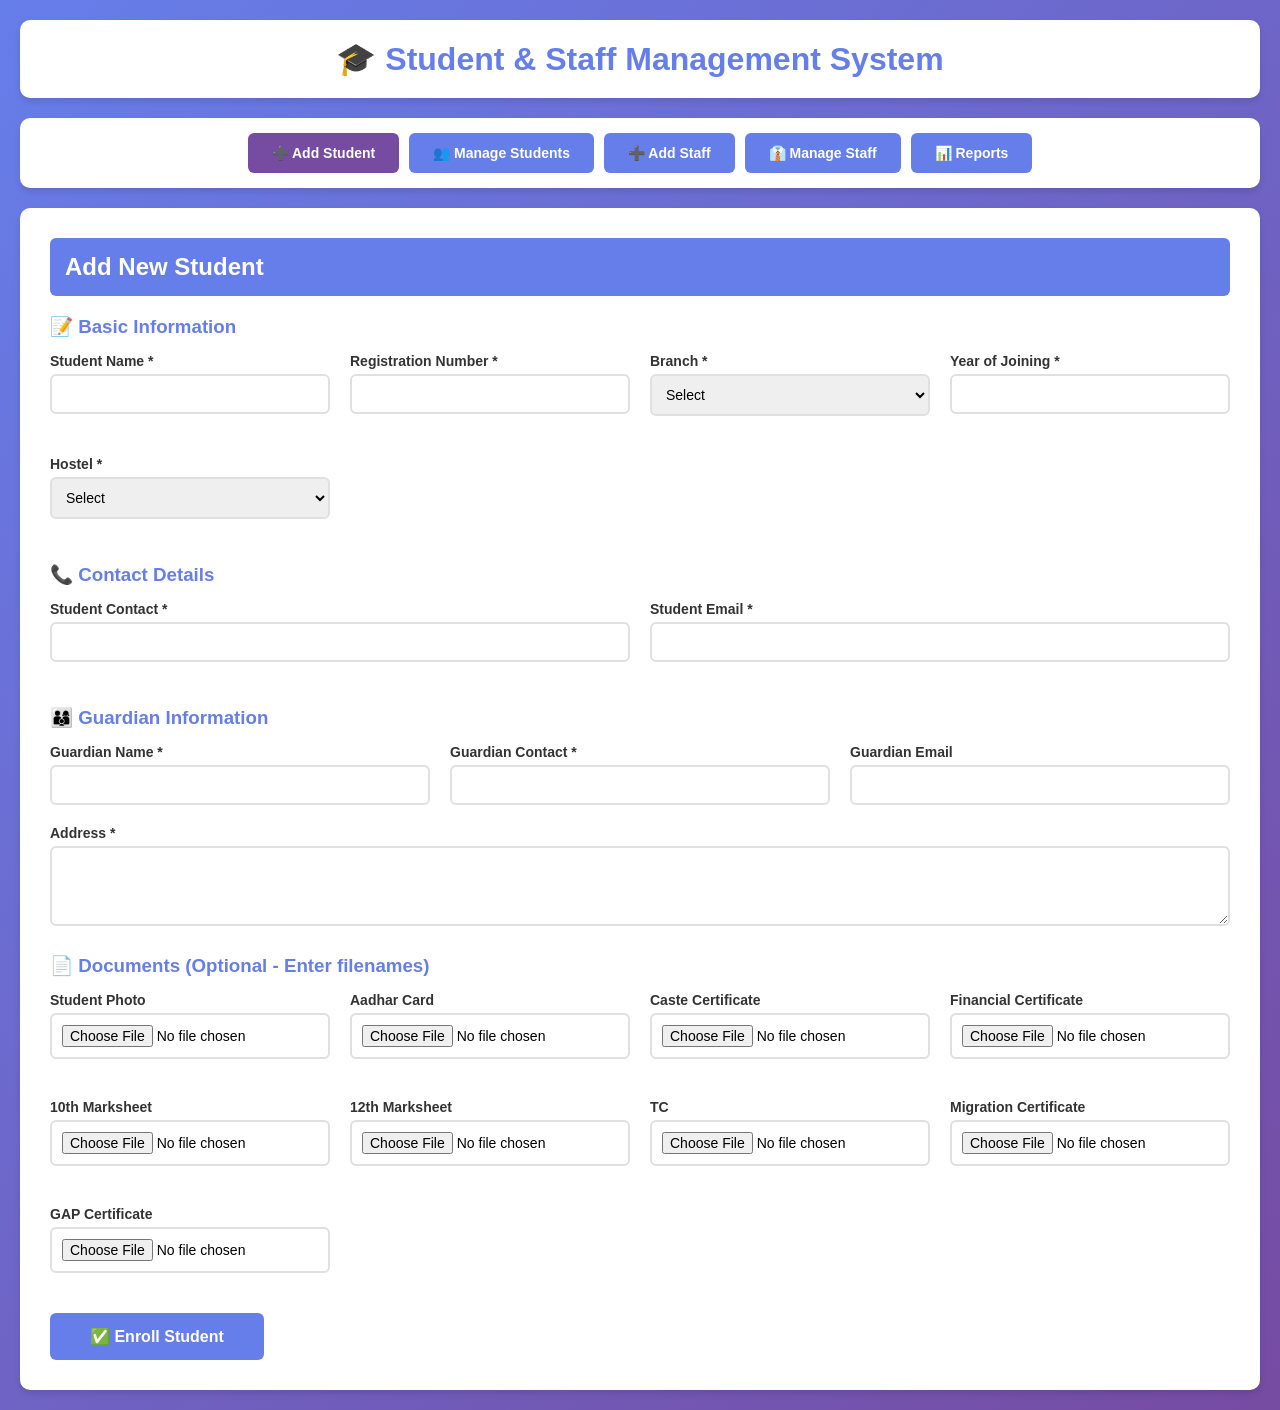
<file: admin.html>
<!DOCTYPE html>
<html lang="en">
<head>
    <meta charset="UTF-8">
    <meta name="viewport" content="width=device-width, initial-scale=1.0">
    <title>Admin Management System</title>
    <style>
        * { margin: 0; padding: 0; box-sizing: border-box; }
        body { font-family: 'Segoe UI', Tahoma, Geneva, Verdana, sans-serif; background: linear-gradient(135deg, #667eea 0%, #764ba2 100%); min-height: 100vh; padding: 20px; }
        .container { max-width: 1400px; margin: 0 auto; }
        header { background: white; padding: 20px; border-radius: 10px; box-shadow: 0 4px 6px rgba(0,0,0,0.1); margin-bottom: 20px; }
        h1 { color: #667eea; text-align: center; }
        nav { background: white; border-radius: 10px; padding: 15px; margin-bottom: 20px; box-shadow: 0 4px 6px rgba(0,0,0,0.1); }
        nav ul { list-style: none; display: flex; flex-wrap: wrap; gap: 10px; justify-content: center; }
        nav button { padding: 12px 24px; background: #667eea; color: white; border: none; border-radius: 6px; cursor: pointer; font-size: 14px; font-weight: 600; transition: all 0.3s; }
        nav button:hover { background: #5568d3; transform: translateY(-2px); }
        nav button.active { background: #764ba2; }
        .content-section { display: none; background: white; padding: 30px; border-radius: 10px; box-shadow: 0 4px 6px rgba(0,0,0,0.1); }
        .content-section.active { display: block; }
        .form-group { margin-bottom: 20px; }
        label { display: block; margin-bottom: 5px; color: #333; font-weight: 600; font-size: 14px; }
        input, select, textarea { width: 100%; padding: 10px; border: 2px solid #e0e0e0; border-radius: 6px; font-size: 14px; font-family: inherit; }
        input:focus, select:focus, textarea:focus { outline: none; border-color: #667eea; }
        textarea { resize: vertical; min-height: 80px; }
        .form-grid { display: grid; grid-template-columns: repeat(auto-fit, minmax(280px, 1fr)); gap: 20px; }
        .submit-btn { background: #667eea; color: white; padding: 14px 40px; border: none; border-radius: 6px; font-size: 16px; font-weight: 600; cursor: pointer; margin-top: 20px; transition: all 0.3s; }
        .submit-btn:hover { background: #5568d3; transform: translateY(-2px); }
        .modal { display: none; position: fixed; z-index: 1000; left: 0; top: 0; width: 100%; height: 100%; background: rgba(0,0,0,0.6); overflow-y: auto; }
        .modal-content { background: white; margin: 30px auto; padding: 30px; border-radius: 10px; width: 90%; max-width: 700px; box-shadow: 0 10px 30px rgba(0,0,0,0.3); }
        .modal-content h2 { color: #667eea; margin-bottom: 20px; }
        .modal-buttons { display: flex; gap: 10px; justify-content: flex-end; margin-top: 25px; flex-wrap: wrap; }
        .btn { padding: 10px 25px; border: none; border-radius: 6px; cursor: pointer; font-size: 14px; font-weight: 600; transition: all 0.3s; }
        .btn-save { background: #28a745; color: white; }
        .btn-save:hover { background: #218838; }
        .btn-close { background: #dc3545; color: white; }
        .btn-close:hover { background: #c82333; }
        .btn-cancel { background: #6c757d; color: white; }
        .btn-cancel:hover { background: #5a6268; }
        .card { background: #f8f9fa; padding: 20px; border-radius: 8px; margin-bottom: 15px; border-left: 4px solid #667eea; }
        .card h3 { color: #667eea; margin-bottom: 10px; font-size: 18px; }
        .card p { margin: 5px 0; font-size: 14px; }
        .card-actions { margin-top: 15px; display: flex; gap: 10px; flex-wrap: wrap; }
        .card-btn { padding: 8px 16px; border: none; border-radius: 4px; cursor: pointer; font-size: 13px; font-weight: 600; transition: all 0.3s; }
        .btn-view { background: #007bff; color: white; }
        .btn-view:hover { background: #0056b3; }
        .btn-edit { background: #28a745; color: white; }
        .btn-edit:hover { background: #218838; }
        .btn-delete { background: #dc3545; color: white; }
        .btn-delete:hover { background: #c82333; }
        .report-section { display: grid; grid-template-columns: repeat(auto-fit, minmax(320px, 1fr)); gap: 20px; }
        .report-card { background: linear-gradient(135deg, #667eea 0%, #764ba2 100%); color: white; padding: 25px; border-radius: 10px; box-shadow: 0 4px 10px rgba(0,0,0,0.2); }
        .report-card h3 { margin-bottom: 15px; font-size: 18px; }
        .report-card .number { font-size: 42px; font-weight: bold; margin: 10px 0; }
        .report-details { margin-top: 15px; padding-top: 15px; border-top: 1px solid rgba(255,255,255,0.3); }
        .report-details p { margin: 5px 0; font-size: 14px; }
        .section-header { background: #667eea; color: white; padding: 15px; border-radius: 6px; margin-bottom: 20px; display: flex; justify-content: space-between; align-items: center; flex-wrap: wrap; }
        .section-header h2 { margin: 0; }
        .info-grid { display: grid; grid-template-columns: repeat(auto-fit, minmax(250px, 1fr)); gap: 15px; }
        .info-item { background: #f8f9fa; padding: 12px; border-radius: 6px; }
        .info-item strong { color: #667eea; display: block; margin-bottom: 5px; }
        .edit-section { margin-bottom: 25px; }
        .edit-section h3 { color: #667eea; margin-bottom: 15px; font-size: 18px; border-bottom: 2px solid #667eea; padding-bottom: 10px; }
        .no-data { text-align: center; padding: 60px 20px; color: #999; font-size: 16px; }
    </style>
</head>
<body>
    <div class="container">
        <header><h1>🎓 Student & Staff Management System</h1></header>
        <nav>
            <ul>
                <li><button onclick="showSection('add-student')" class="nav-btn active">➕ Add Student</button></li>
                <li><button onclick="showSection('manage-students')" class="nav-btn">👥 Manage Students</button></li>
                <li><button onclick="showSection('add-staff')" class="nav-btn">➕ Add Staff</button></li>
                <li><button onclick="showSection('manage-staff')" class="nav-btn">👔 Manage Staff</button></li>
                <li><button onclick="showSection('reports')" class="nav-btn">📊 Reports</button></li>
            </ul>
        </nav>

        <div id="add-student" class="content-section active">
            <div class="section-header"><h2>Add New Student</h2></div>
            <form id="studentForm" onsubmit="addStudent(event)">
                <h3 style="color: #667eea; margin-bottom: 15px;">📝 Basic Information</h3>
                <div class="form-grid">
                    <div class="form-group"><label>Student Name *</label><input type="text" id="s_name" required></div>
                    <div class="form-group"><label>Registration Number *</label><input type="text" id="s_reg" required></div>
                    <div class="form-group"><label>Branch *</label><select id="s_branch" required><option value="">Select</option><option>Computer Science</option><option>Mechanical</option><option>Civil</option><option>Electrical</option><option>Electronics</option></select></div>
                    <div class="form-group"><label>Year of Joining *</label><input type="number" id="s_year" min="2000" max="2030" required></div>
                    <div class="form-group"><label>Hostel *</label><select id="s_hostel" required><option value="">Select</option><option>Boys Hostel A</option><option>Boys Hostel B</option><option>Girls Hostel A</option><option>Girls Hostel B</option><option>Day Scholar</option></select></div>
                </div>
                <h3 style="color: #667eea; margin: 25px 0 15px;">📞 Contact Details</h3>
                <div class="form-grid">
                    <div class="form-group"><label>Student Contact *</label><input type="tel" id="s_contact" required></div>
                    <div class="form-group"><label>Student Email *</label><input type="email" id="s_email" required></div>
                </div>
                <h3 style="color: #667eea; margin: 25px 0 15px;">👨‍👩‍👦 Guardian Information</h3>
                <div class="form-grid">
                    <div class="form-group"><label>Guardian Name *</label><input type="text" id="s_gname" required></div>
                    <div class="form-group"><label>Guardian Contact *</label><input type="tel" id="s_gcontact" required></div>
                    <div class="form-group"><label>Guardian Email</label><input type="email" id="s_gemail"></div>
                </div>
                <div class="form-group"><label>Address *</label><textarea id="s_address" required></textarea></div>
                <h3 style="color: #667eea; margin: 25px 0 15px;">📄 Documents (Optional - Enter filenames)</h3>
                <div class="form-grid">
                    <div class="form-group"><label>Student Photo</label><input type="file" id="s_photo" accept=".jpg, .jpeg" placeholder="e.g., photo.jpg"></div>
                    <div class="form-group"><label>Aadhar Card</label><input type="file" id="s_aadhar" placeholder="e.g., aadhar.pdf"></div>
                    <div class="form-group"><label>Caste Certificate</label><input type="file" id="s_caste" placeholder="e.g., caste.pdf"></div>
                    <div class="form-group"><label>Financial Certificate</label><input type="file" id="s_financial" placeholder="e.g., financial.pdf"></div>
                    <div class="form-group"><label>10th Marksheet</label><input type="file" id="s_mark10" placeholder="e.g., 10th.pdf"></div>
                    <div class="form-group"><label>12th Marksheet</label><input type="file" id="s_mark12" placeholder="e.g., 12th.pdf"></div>
                    <div class="form-group"><label>TC</label><input type="file" id="s_tc" placeholder="e.g., tc.pdf"></div>
                    <div class="form-group"><label>Migration Certificate</label><input type="file" id="s_migration" placeholder="e.g., migration.pdf"></div>
                    <div class="form-group"><label>GAP Certificate</label><input type="file" id="s_gap" placeholder="e.g., gap.pdf"></div>
                </div>
                <button type="submit" class="submit-btn">✅ Enroll Student</button>
            </form>
        </div>

        <div id="manage-students" class="content-section">
            <div class="section-header"><h2>Manage Students</h2><span style="font-size: 18px;">Total: <strong id="totalStudents">0</strong></span></div>
            <div id="studentList"></div>
        </div>

        <div id="add-staff" class="content-section">
            <div class="section-header"><h2>Add New Staff</h2></div>
            <form id="staffForm" onsubmit="addStaff(event)">
                <h3 style="color: #667eea; margin-bottom: 15px;">📝 Staff Information</h3>
                <div class="form-grid">
                    <div class="form-group"><label>Staff Type *</label><select id="st_type" required><option value="">Select</option><option>Director</option><option>Dean</option><option>HOD</option><option>Faculty</option><option>Warden</option></select></div>
                    <div class="form-group"><label>Staff Name *</label><input type="text" id="st_name" required></div>
                    <div class="form-group"><label>Staff ID *</label><input type="text" id="st_id" required></div>
                    <div class="form-group"><label>Year of Joining *</label><input type="number" id="st_year" min="1980" max="2030" required></div>
                    <div class="form-group"><label>Contact *</label><input type="tel" id="st_contact" required></div>
                    <div class="form-group"><label>Alternate Contact</label><input type="tel" id="st_alt"></div>
                    <div class="form-group"><label>Qualifications *</label><select id="st_qual" required><option value="">Select</option><option>Ph.D</option><option>M.Tech</option><option>M.Sc</option><option>B.Tech</option><option>MBA</option></select></div>
                </div>
                <div class="form-group"><label>Address *</label><textarea id="st_address" required></textarea></div>
                <div class="form-group"><label>Past Experience</label><textarea id="st_exp" placeholder="Enter work experience..."></textarea></div>
                <div class="form-group"><label>Photo Filename</label><input type="text" id="st_photo" placeholder="e.g., photo.jpg"></div>
                <button type="submit" class="submit-btn">✅ Add Staff Member</button>
            </form>
        </div>

        <div id="manage-staff" class="content-section">
            <div class="section-header"><h2>Manage Staff</h2><span style="font-size: 18px;">Total: <strong id="totalStaff">0</strong></span></div>
            <div id="staffList"></div>
        </div>

        <div id="reports" class="content-section">
            <div class="section-header"><h2>📊 Reports & Analytics</h2></div>
            <div class="report-section">
                <div class="report-card"><h3>📚 Students by Branch</h3><div id="branchReport"></div></div>
                <div class="report-card"><h3>💰 Fee Status</h3><div class="number" id="paidCount">0</div><p>Students Paid Fees</p><div class="report-details"><p>Pending: <strong id="pendingCount">0</strong></p><p>Percentage: <strong id="paidPercent">0%</strong></p></div></div>
                <div class="report-card"><h3>👥 Faculty</h3><div id="facultyReport"></div></div>
                <div class="report-card"><h3>🏢 Staff</h3><div class="number" id="totalStaffReport">0</div><div id="staffBreakdown"></div></div>
                <div class="report-card"><h3>🏠 Hostel</h3><div id="hostelReport"></div></div>
                <div class="report-card"><h3>🎓 Seats</h3><div id="vacantReport"></div></div>
            </div>
        </div>
    </div>

    <div id="successModal" class="modal">
        <div class="modal-content">
            <h2>✅ Success!</h2>
            <p id="successMsg"></p>
            <div class="modal-buttons"><button class="btn btn-close" onclick="closeSuccess()">Close</button></div>
        </div>
    </div>

    <div id="viewModal" class="modal">
        <div class="modal-content">
            <h2>📋 Complete Details</h2>
            <div id="viewContent"></div>
            <div class="modal-buttons"><button class="btn btn-close" onclick="closeView()">Close</button></div>
        </div>
    </div>

    <div id="editModal" class="modal">
        <div class="modal-content">
            <h2 id="editTitle">✏️ Edit Details</h2>
            <div id="editContent"></div>
        </div>
    </div>

    <script>
        let students = [
            {id:1001,name:"Rajesh Kumar",reg:"CS2021001",branch:"Computer Science",year:"2021",hostel:"Boys Hostel A",contact:"+91-9876543210",email:"rajesh@college.edu",gname:"Mr. Suresh Kumar",gcontact:"+91-9876543211",gemail:"suresh@email.com",address:"123 MG Road, Bangalore",docs:{photo:"rajesh.jpg",aadhar:"rajesh_aadhar.pdf",caste:"rajesh_caste.pdf",financial:"rajesh_fin.pdf",mark10:"rajesh_10.pdf",mark12:"rajesh_12.pdf",tc:"rajesh_tc.pdf",migration:"rajesh_mig.pdf",gap:""}},
            {id:1002,name:"Priya Sharma",reg:"EC2021015",branch:"Electronics",year:"2021",hostel:"Girls Hostel A",contact:"+91-9876543220",email:"priya@college.edu",gname:"Mrs. Meena Sharma",gcontact:"+91-9876543221",gemail:"meena@email.com",address:"456 Park Street, Pune",docs:{photo:"priya.jpg",aadhar:"priya_aadhar.pdf",caste:"priya_caste.pdf",financial:"priya_fin.pdf",mark10:"priya_10.pdf",mark12:"priya_12.pdf",tc:"priya_tc.pdf",migration:"priya_mig.pdf",gap:""}},
            {id:1003,name:"Amit Patel",reg:"ME2020032",branch:"Mechanical",year:"2020",hostel:"Boys Hostel B",contact:"+91-9876543230",email:"amit@college.edu",gname:"Mr. Vijay Patel",gcontact:"+91-9876543231",gemail:"vijay@email.com",address:"789 Gandhi Nagar, Ahmedabad",docs:{photo:"amit.jpg",aadhar:"amit_aadhar.pdf",caste:"amit_caste.pdf",financial:"amit_fin.pdf",mark10:"amit_10.pdf",mark12:"amit_12.pdf",tc:"amit_tc.pdf",migration:"amit_mig.pdf",gap:"amit_gap.pdf"}},
            {id:1004,name:"Sneha Reddy",reg:"CS2022045",branch:"Computer Science",year:"2022",hostel:"Girls Hostel B",contact:"+91-9876543240",email:"sneha@college.edu",gname:"Mr. Ramesh Reddy",gcontact:"+91-9876543241",gemail:"ramesh@email.com",address:"321 Jubilee Hills, Hyderabad",docs:{photo:"sneha.jpg",aadhar:"sneha_aadhar.pdf",caste:"sneha_caste.pdf",financial:"sneha_fin.pdf",mark10:"sneha_10.pdf",mark12:"sneha_12.pdf",tc:"sneha_tc.pdf",migration:"sneha_mig.pdf",gap:""}},
            {id:1005,name:"Vikram Singh",reg:"EE2021028",branch:"Electrical",year:"2021",hostel:"Boys Hostel A",contact:"+91-9876543250",email:"vikram@college.edu",gname:"Col. Harpreet Singh",gcontact:"+91-9876543251",gemail:"harpreet@email.com",address:"567 Cantonment, Chandigarh",docs:{photo:"vikram.jpg",aadhar:"vikram_aadhar.pdf",caste:"vikram_caste.pdf",financial:"vikram_fin.pdf",mark10:"vikram_10.pdf",mark12:"vikram_12.pdf",tc:"vikram_tc.pdf",migration:"vikram_mig.pdf",gap:""}}
        ];

        let staff = [
            {id:2001,type:"Director",name:"Dr. Ashok Verma",sid:"DIR001",year:"2010",contact:"+91-9988776655",alt:"+91-9988776656",qual:"Ph.D",address:"12 Faculty Quarters",exp:"25 years in academia",photo:"ashok.jpg"},
            {id:2002,type:"Dean",name:"Dr. Kavita Nair",sid:"DEAN001",year:"2012",contact:"+91-9988776657",alt:"+91-9988776658",qual:"Ph.D",address:"15 Faculty Quarters",exp:"20 years teaching",photo:"kavita.jpg"},
            {id:2003,type:"HOD",name:"Prof. Ramesh Iyer",sid:"HOD-CS-001",year:"2015",contact:"+91-9988776659",alt:"+91-9988776660",qual:"Ph.D",address:"8 Faculty Quarters",exp:"15 years in CS",photo:"ramesh.jpg"},
            {id:2004,type:"Faculty",name:"Dr. Anjali Desai",sid:"FAC-CS-015",year:"2018",contact:"+91-9988776661",alt:"+91-9988776662",qual:"Ph.D",address:"22 Faculty Quarters",exp:"10 years teaching",photo:"anjali.jpg"},
            {id:2005,type:"Faculty",name:"Prof. Suresh Menon",sid:"FAC-ME-008",year:"2016",contact:"+91-9988776663",alt:"+91-9988776664",qual:"M.Tech",address:"18 Faculty Quarters",exp:"12 years in ME",photo:"suresh.jpg"},
            {id:2006,type:"Warden",name:"Mr. Prakash Joshi",sid:"WAR-BH-A-001",year:"2019",contact:"+91-9988776665",alt:"+91-9988776666",qual:"M.Sc",address:"Boys Hostel A",exp:"8 years as warden",photo:"prakash.jpg"},
            {id:2007,type:"Warden",name:"Mrs. Lakshmi Krishnan",sid:"WAR-GH-A-001",year:"2020",contact:"+91-9988776667",alt:"+91-9988776668",qual:"M.Sc",address:"Girls Hostel A",exp:"6 years hostel mgmt",photo:"lakshmi.jpg"}
        ];

        function showSection(id) {
            document.querySelectorAll('.content-section').forEach(s => s.classList.remove('active'));
            document.getElementById(id).classList.add('active');
            document.querySelectorAll('.nav-btn').forEach(b => b.classList.remove('active'));
            event.target.classList.add('active');
            if (id === 'manage-students') renderStudents();
            if (id === 'manage-staff') renderStaff();
            if (id === 'reports') renderReports();
        }

        function addStudent(e) {
            e.preventDefault();
            const s = {
                id: Date.now(),
                name: document.getElementById('s_name').value,
                reg: document.getElementById('s_reg').value,
                branch: document.getElementById('s_branch').value,
                year: document.getElementById('s_year').value,
                hostel: document.getElementById('s_hostel').value,
                contact: document.getElementById('s_contact').value,
                email: document.getElementById('s_email').value,
                gname: document.getElementById('s_gname').value,
                gcontact: document.getElementById('s_gcontact').value,
                gemail: document.getElementById('s_gemail').value,
                address: document.getElementById('s_address').value,
                docs: {
                    photo: document.getElementById('s_photo').value,
                    aadhar: document.getElementById('s_aadhar').value,
                    caste: document.getElementById('s_caste').value,
                    financial: document.getElementById('s_financial').value,
                    mark10: document.getElementById('s_mark10').value,
                    mark12: document.getElementById('s_mark12').value,
                    tc: document.getElementById('s_tc').value,
                    migration: document.getElementById('s_migration').value,
                    gap: document.getElementById('s_gap').value
                }
            };
            students.push(s);
            document.getElementById('successMsg').textContent = `Student ${s.name} (${s.reg}) enrolled successfully!`;
            document.getElementById('successModal').style.display = 'block';
            document.getElementById('studentForm').reset();
            updateAll();
        }

        function addStaff(e) {
            e.preventDefault();
            const m = {
                id: Date.now(),
                type: document.getElementById('st_type').value,
                name: document.getElementById('st_name').value,
                sid: document.getElementById('st_id').value,
                year: document.getElementById('st_year').value,
                contact: document.getElementById('st_contact').value,
                alt: document.getElementById('st_alt').value,
                qual: document.getElementById('st_qual').value,
                address: document.getElementById('st_address').value,
                exp: document.getElementById('st_exp').value,
                photo: document.getElementById('st_photo').value
            };
            staff.push(m);
            document.getElementById('successMsg').textContent = `Staff ${m.name} (${m.sid}) added successfully!`;
            document.getElementById('successModal').style.display = 'block';
            document.getElementById('staffForm').reset();
            updateAll();
        }

        function renderStudents() {
            const list = document.getElementById('studentList');
            document.getElementById('totalStudents').textContent = students.length;
            if (students.length === 0) {
                list.innerHTML = '<div class="no-data">📚 No students enrolled yet. Add students to get started!</div>';
                return;
            }
            list.innerHTML = students.map(s => `
                <div class="card">
                    <h3>👨‍🎓 ${s.name}</h3>
                    <p><strong>Reg:</strong> ${s.reg} | <strong>Branch:</strong> ${s.branch} | <strong>Year:</strong> ${s.year}</p>
                    <p><strong>Hostel:</strong> ${s.hostel} | <strong>Contact:</strong> ${s.contact}</p>
                    <p><strong>Email:</strong> ${s.email}</p>
                    <p><strong>Guardian:</strong> ${s.gname} (${s.gcontact})</p>
                    <div class="card-actions">
                        <button class="card-btn btn-view" onclick="viewStudent(${s.id})">👁️ View All</button>
                        <button class="card-btn btn-edit" onclick="editStudent(${s.id})">✏️ Edit</button>
                        <button class="card-btn btn-delete" onclick="deleteStudent(${s.id})">🗑️ Delete</button>
                    </div>
                </div>
            `).join('');
        }

        function viewStudent(id) {
            const s = students.find(x => x.id === id);
            if (!s) return;
            document.getElementById('viewContent').innerHTML = `
                <div class="edit-section">
                    <h3>📝 Personal Information</h3>
                    <div class="info-grid">
                        <div class="info-item"><strong>Name</strong>${s.name}</div>
                        <div class="info-item"><strong>Registration</strong>${s.reg}</div>
                        <div class="info-item"><strong>Branch</strong>${s.branch}</div>
                        <div class="info-item"><strong>Year</strong>${s.year}</div>
                        <div class="info-item"><strong>Hostel</strong>${s.hostel}</div>
                        <div class="info-item"><strong>Contact</strong>${s.contact}</div>
                        <div class="info-item"><strong>Email</strong>${s.email}</div>
                    </div>
                </div>
                <div class="edit-section">
                    <h3>👨‍👩‍👦 Guardian Information</h3>
                    <div class="info-grid">
                        <div class="info-item"><strong>Name</strong>${s.gname}</div>
                        <div class="info-item"><strong>Contact</strong>${s.gcontact}</div>
                        <div class="info-item"><strong>Email</strong>${s.gemail || 'N/A'}</div>
                    </div>
                </div>
                <div class="edit-section">
                    <h3>📍 Address</h3>
                    <div class="info-item">${s.address}</div>
                </div>
                <div class="edit-section">
                    <h3>📄 Documents</h3>
                    <div class="info-grid">
                        <div class="info-item"><strong>Photo</strong>${s.docs.photo || 'Not uploaded'}</div>
                        <div class="info-item"><strong>Aadhar</strong>${s.docs.aadhar || 'Not uploaded'}</div>
                        <div class="info-item"><strong>Caste</strong>${s.docs.caste || 'Not uploaded'}</div>
                        <div class="info-item"><strong>Financial</strong>${s.docs.financial || 'Not uploaded'}</div>
                        <div class="info-item"><strong>10th Marksheet</strong>${s.docs.mark10 || 'Not uploaded'}</div>
                        <div class="info-item"><strong>12th Marksheet</strong>${s.docs.mark12 || 'Not uploaded'}</div>
                        <div class="info-item"><strong>TC</strong>${s.docs.tc || 'Not uploaded'}</div>
                        <div class="info-item"><strong>Migration</strong>${s.docs.migration || 'Not uploaded'}</div>
                        <div class="info-item"><strong>GAP Certificate</strong>${s.docs.gap || 'Not uploaded'}</div>
                    </div>
                </div>
            `;
            document.getElementById('viewModal').style.display = 'block';
        }

        function editStudent(id) {
            const s = students.find(x => x.id === id);
            if (!s) return;
            document.getElementById('editTitle').textContent = '✏️ Edit Student: ' + s.name;
            document.getElementById('editContent').innerHTML = `
                <div class="edit-section">
                    <h3>📝 Basic Information</h3>
                    <div class="form-grid">
                        <div class="form-group"><label>Name</label><input type="text" id="e_name" value="${s.name}"></div>
                        <div class="form-group"><label>Registration</label><input type="text" id="e_reg" value="${s.reg}"></div>
                        <div class="form-group"><label>Branch</label><select id="e_branch"><option ${s.branch==='Computer Science'?'selected':''}>Computer Science</option><option ${s.branch==='Mechanical'?'selected':''}>Mechanical</option><option ${s.branch==='Civil'?'selected':''}>Civil</option><option ${s.branch==='Electrical'?'selected':''}>Electrical</option><option ${s.branch==='Electronics'?'selected':''}>Electronics</option></select></div>
                        <div class="form-group"><label>Year</label><input type="number" id="e_year" value="${s.year}"></div>
                        <div class="form-group"><label>Hostel</label><select id="e_hostel"><option ${s.hostel==='Boys Hostel A'?'selected':''}>Boys Hostel A</option><option ${s.hostel==='Boys Hostel B'?'selected':''}>Boys Hostel B</option><option ${s.hostel==='Girls Hostel A'?'selected':''}>Girls Hostel A</option><option ${s.hostel==='Girls Hostel B'?'selected':''}>Girls Hostel B</option><option ${s.hostel==='Day Scholar'?'selected':''}>Day Scholar</option></select></div>
                    </div>
                </div>
                <div class="edit-section">
                    <h3>📞 Contact</h3>
                    <div class="form-grid">
                        <div class="form-group"><label>Contact</label><input type="tel" id="e_contact" value="${s.contact}"></div>
                        <div class="form-group"><label>Email</label><input type="email" id="e_email" value="${s.email}"></div>
                    </div>
                </div>
                <div class="edit-section">
                    <h3>👨‍👩‍👦 Guardian</h3>
                    <div class="form-grid">
                        <div class="form-group"><label>Name</label><input type="text" id="e_gname" value="${s.gname}"></div>
                        <div class="form-group"><label>Contact</label><input type="tel" id="e_gcontact" value="${s.gcontact}"></div>
                        <div class="form-group"><label>Email</label><input type="email" id="e_gemail" value="${s.gemail||''}"></div>
                    </div>
                </div>
                <div class="edit-section">
                    <h3>📍 Address</h3>
                    <div class="form-group"><textarea id="e_address">${s.address}</textarea></div>
                </div>
                <div class="edit-section">
                    <h3>📄 Documents</h3>
                    <div class="form-grid">
                        <div class="form-group"><label>Photo(.jpeg)</label><input type="file" id="e_photo" accept=".jpg, .jpeg" value="${s.docs.photo||''}"></div>
                        <div class="form-group"><label>Aadhar(.pdf)</label><input type="file" id="e_aadhar" value="${s.docs.aadhar||''}"></div>
                        <div class="form-group"><label>Caste(.pdf)</label><input type="file" id="e_caste" value="${s.docs.caste||''}"></div>
                        <div class="form-group"><label>Financial(.pdf)</label><input type="file" id="e_financial" value="${s.docs.financial||''}"></div>
                        <div class="form-group"><label>10th(.pdf)</label><input type="file" id="e_mark10" value="${s.docs.mark10||''}"></div>
                        <div class="form-group"><label>12th(.pdf)</label><input type="file" id="e_mark12" value="${s.docs.mark12||''}"></div>
                        <div class="form-group"><label>TC(.pdf)</label><input type="file" id="e_tc" value="${s.docs.tc||''}"></div>
                        <div class="form-group"><label>Migration(.pdf)</label><input type="file" id="e_migration" value="${s.docs.migration||''}"></div>
                        <div class="form-group"><label>GAP(.pdf)</label><input type="file" id="e_gap" value="${s.docs.gap||''}"></div>
                    </div>
                </div>
                <div class="modal-buttons">
                    <button class="btn btn-save" onclick="saveStudent(${id})">💾 Save Changes</button>
                    <button class="btn btn-cancel" onclick="closeEdit()">Cancel</button>
                </div>
            `;
            document.getElementById('editModal').style.display = 'block';
        }

        function saveStudent(id) {
            const s = students.find(x => x.id === id);
            if (!s) return;
            s.name = document.getElementById('e_name').value;
            s.reg = document.getElementById('e_reg').value;
            s.branch = document.getElementById('e_branch').value;
            s.year = document.getElementById('e_year').value;
            s.hostel = document.getElementById('e_hostel').value;
            s.contact = document.getElementById('e_contact').value;
            s.email = document.getElementById('e_email').value;
            s.gname = document.getElementById('e_gname').value;
            s.gcontact = document.getElementById('e_gcontact').value;
            s.gemail = document.getElementById('e_gemail').value;
            s.address = document.getElementById('e_address').value;
            s.docs.photo = document.getElementById('e_photo').value;
            s.docs.aadhar = document.getElementById('e_aadhar').value;
            s.docs.caste = document.getElementById('e_caste').value;
            s.docs.financial = document.getElementById('e_financial').value;
            s.docs.mark10 = document.getElementById('e_mark10').value;
            s.docs.mark12 = document.getElementById('e_mark12').value;
            s.docs.tc = document.getElementById('e_tc').value;
            s.docs.migration = document.getElementById('e_migration').value;
            s.docs.gap = document.getElementById('e_gap').value;
            closeEdit();
            updateAll();
            alert('✅ Student details updated successfully!');
        }

        function deleteStudent(id) {
            if (confirm('⚠️ Are you sure you want to delete this student? This cannot be undone!')) {
                students = students.filter(s => s.id !== id);
                updateAll();
                alert('✅ Student deleted successfully!');
            }
        }

        function renderStaff() {
            const list = document.getElementById('staffList');
            document.getElementById('totalStaff').textContent = staff.length;
            if (staff.length === 0) {
                list.innerHTML = '<div class="no-data">👔 No staff members added yet. Add staff to get started!</div>';
                return;
            }
            list.innerHTML = staff.map(m => `
                <div class="card">
                    <h3>👤 ${m.name} - ${m.type}</h3>
                    <p><strong>ID:</strong> ${m.sid} | <strong>Joined:</strong> ${m.year}</p>
                    <p><strong>Contact:</strong> ${m.contact}${m.alt ? ' | Alt: '+m.alt : ''}</p>
                    <p><strong>Qualifications:</strong> ${m.qual}</p>
                    <p><strong>Address:</strong> ${m.address}</p>
                    <div class="card-actions">
                        <button class="card-btn btn-view" onclick="viewStaff(${m.id})">👁️ View All</button>
                        <button class="card-btn btn-edit" onclick="editStaff(${m.id})">✏️ Edit</button>
                        <button class="card-btn btn-delete" onclick="deleteStaff(${m.id})">🗑️ Delete</button>
                    </div>
                </div>
            `).join('');
        }

        function viewStaff(id) {
            const m = staff.find(x => x.id === id);
            if (!m) return;
            document.getElementById('viewContent').innerHTML = `
                <div class="edit-section">
                    <h3>👤 Staff Information</h3>
                    <div class="info-grid">
                        <div class="info-item"><strong>Name</strong>${m.name}</div>
                        <div class="info-item"><strong>Type</strong>${m.type}</div>
                        <div class="info-item"><strong>Staff ID</strong>${m.sid}</div>
                        <div class="info-item"><strong>Year</strong>${m.year}</div>
                        <div class="info-item"><strong>Contact</strong>${m.contact}</div>
                        <div class="info-item"><strong>Alt Contact</strong>${m.alt || 'N/A'}</div>
                        <div class="info-item"><strong>Qualifications</strong>${m.qual}</div>
                        <div class="info-item"><strong>Photo</strong>${m.photo || 'N/A'}</div>
                    </div>
                </div>
                <div class="edit-section">
                    <h3>📍 Address</h3>
                    <div class="info-item">${m.address}</div>
                </div>
                <div class="edit-section">
                    <h3>💼 Experience</h3>
                    <div class="info-item">${m.exp || 'Not provided'}</div>
                </div>
            `;
            document.getElementById('viewModal').style.display = 'block';
        }

        function editStaff(id) {
            const m = staff.find(x => x.id === id);
            if (!m) return;
            document.getElementById('editTitle').textContent = '✏️ Edit Staff: ' + m.name;
            document.getElementById('editContent').innerHTML = `
                <div class="edit-section">
                    <h3>👤 Staff Information</h3>
                    <div class="form-grid">
                        <div class="form-group"><label>Type</label><select id="es_type"><option ${m.type==='Director'?'selected':''}>Director</option><option ${m.type==='Dean'?'selected':''}>Dean</option><option ${m.type==='HOD'?'selected':''}>HOD</option><option ${m.type==='Faculty'?'selected':''}>Faculty</option><option ${m.type==='Warden'?'selected':''}>Warden</option></select></div>
                        <div class="form-group"><label>Name</label><input type="text" id="es_name" value="${m.name}"></div>
                        <div class="form-group"><label>Staff ID</label><input type="text" id="es_sid" value="${m.sid}"></div>
                        <div class="form-group"><label>Year</label><input type="number" id="es_year" value="${m.year}"></div>
                        <div class="form-group"><label>Contact</label><input type="tel" id="es_contact" value="${m.contact}"></div>
                        <div class="form-group"><label>Alt Contact</label><input type="tel" id="es_alt" value="${m.alt||''}"></div>
                        <div class="form-group"><label>Qualifications</label><select id="es_qual"><option ${m.qual==='Ph.D'?'selected':''}>Ph.D</option><option ${m.qual==='M.Tech'?'selected':''}>M.Tech</option><option ${m.qual==='M.Sc'?'selected':''}>M.Sc</option><option ${m.qual==='B.Tech'?'selected':''}>B.Tech</option><option ${m.qual==='MBA'?'selected':''}>MBA</option></select></div>
                        <div class="form-group"><label>Photo(.jpeg)</label><input type="file" id="es_photo" accept=".jpg, .jpeg" value="${m.photo||''}"></div>
                    </div>
                </div>
                <div class="edit-section">
                    <h3>📍 Address</h3>
                    <div class="form-group"><textarea id="es_address">${m.address}</textarea></div>
                </div>
                <div class="edit-section">
                    <h3>💼 Experience</h3>
                    <div class="form-group"><textarea id="es_exp">${m.exp||''}</textarea></div>
                </div>
                <div class="modal-buttons">
                    <button class="btn btn-save" onclick="saveStaff(${id})">💾 Save Changes</button>
                    <button class="btn btn-cancel" onclick="closeEdit()">Cancel</button>
                </div>
            `;
            document.getElementById('editModal').style.display = 'block';
        }

        function saveStaff(id) {
            const m = staff.find(x => x.id === id);
            if (!m) return;
            m.type = document.getElementById('es_type').value;
            m.name = document.getElementById('es_name').value;
            m.sid = document.getElementById('es_sid').value;
            m.year = document.getElementById('es_year').value;
            m.contact = document.getElementById('es_contact').value;
            m.alt = document.getElementById('es_alt').value;
            m.qual = document.getElementById('es_qual').value;
            m.photo = document.getElementById('es_photo').value;
            m.address = document.getElementById('es_address').value;
            m.exp = document.getElementById('es_exp').value;
            closeEdit();
            updateAll();
            alert('✅ Staff details updated successfully!');
        }

        function deleteStaff(id) {
            if (confirm('⚠️ Are you sure you want to delete this staff member? This cannot be undone!')) {
                staff = staff.filter(s => s.id !== id);
                updateAll();
                alert('✅ Staff member deleted successfully!');
            }
        }

        function renderReports() {
            const branches = {'Computer Science':0,'Mechanical':0,'Civil':0,'Electrical':0,'Electronics':0};
            students.forEach(s => { if (branches[s.branch] !== undefined) branches[s.branch]++; });
            document.getElementById('branchReport').innerHTML = Object.keys(branches).map(b => 
                `<p>${b}: <strong>${branches[b]}</strong></p>`
            ).join('') + `<div class="number" style="font-size:28px;margin-top:10px;">${students.length}</div><p style="margin-top:5px;">Total Students</p>`;

            const paid = Math.floor(students.length * 0.8);
            const pending = students.length - paid;
            const percent = students.length > 0 ? ((paid/students.length)*100).toFixed(1) : 0;
            document.getElementById('paidCount').textContent = paid;
            document.getElementById('pendingCount').textContent = pending;
            document.getElementById('paidPercent').textContent = percent + '%';

            const faculty = staff.filter(s => s.type==='Faculty' || s.type==='HOD').length;
            document.getElementById('facultyReport').innerHTML = `<div class="number">${faculty}</div><p>Faculty & HODs</p>`;

            const staffTypes = {};
            staff.forEach(s => staffTypes[s.type] = (staffTypes[s.type]||0) + 1);
            document.getElementById('totalStaffReport').textContent = staff.length;
            document.getElementById('staffBreakdown').innerHTML = '<div class="report-details">' + Object.keys(staffTypes).map(t => 
                `<p>${t}: <strong>${staffTypes[t]}</strong></p>`
            ).join('') + '</div>';

            const hostels = {'Boys Hostel A':0,'Boys Hostel B':0,'Girls Hostel A':0,'Girls Hostel B':0};
            students.forEach(s => { if (hostels[s.hostel] !== undefined) hostels[s.hostel]++; });
            const capacity = {'Boys Hostel A':50,'Boys Hostel B':50,'Girls Hostel A':45,'Girls Hostel B':45};
            let totalVacant = 0;
            document.getElementById('hostelReport').innerHTML = Object.keys(hostels).map(h => {
                const v = capacity[h] - hostels[h];
                totalVacant += v;
                return `<p>${h}: ${hostels[h]}/${capacity[h]} <strong>(${v} vacant)</strong></p>`;
            }).join('') + `<div class="number" style="font-size:28px;margin-top:10px;">${totalVacant}</div><p>Total Vacant</p>`;

            const branchCap = 60;
            const totalCap = 300;
            document.getElementById('vacantReport').innerHTML = Object.keys(branches).map(b => {
                const v = branchCap - branches[b];
                return `<p>${b}: <strong>${v}/${branchCap}</strong></p>`;
            }).join('') + `<div class="number" style="font-size:28px;margin-top:10px;">${totalCap - students.length}</div><p>Total Vacant</p>`;
        }

        function updateAll() {
            renderStudents();
            renderStaff();
            renderReports();
        }

        function closeSuccess() {
            document.getElementById('successModal').style.display = 'none';
        }

        function closeView() {
            document.getElementById('viewModal').style.display = 'none';
        }

        function closeEdit() {
            document.getElementById('editModal').style.display = 'none';
        }

        window.onclick = function(e) {
            if (e.target.classList.contains('modal')) {
                e.target.style.display = 'none';
            }
        }

        window.onload = function() {
            renderStudents();
            renderStaff();
            renderReports();
        }
    </script>
</body>
</html>
</file>
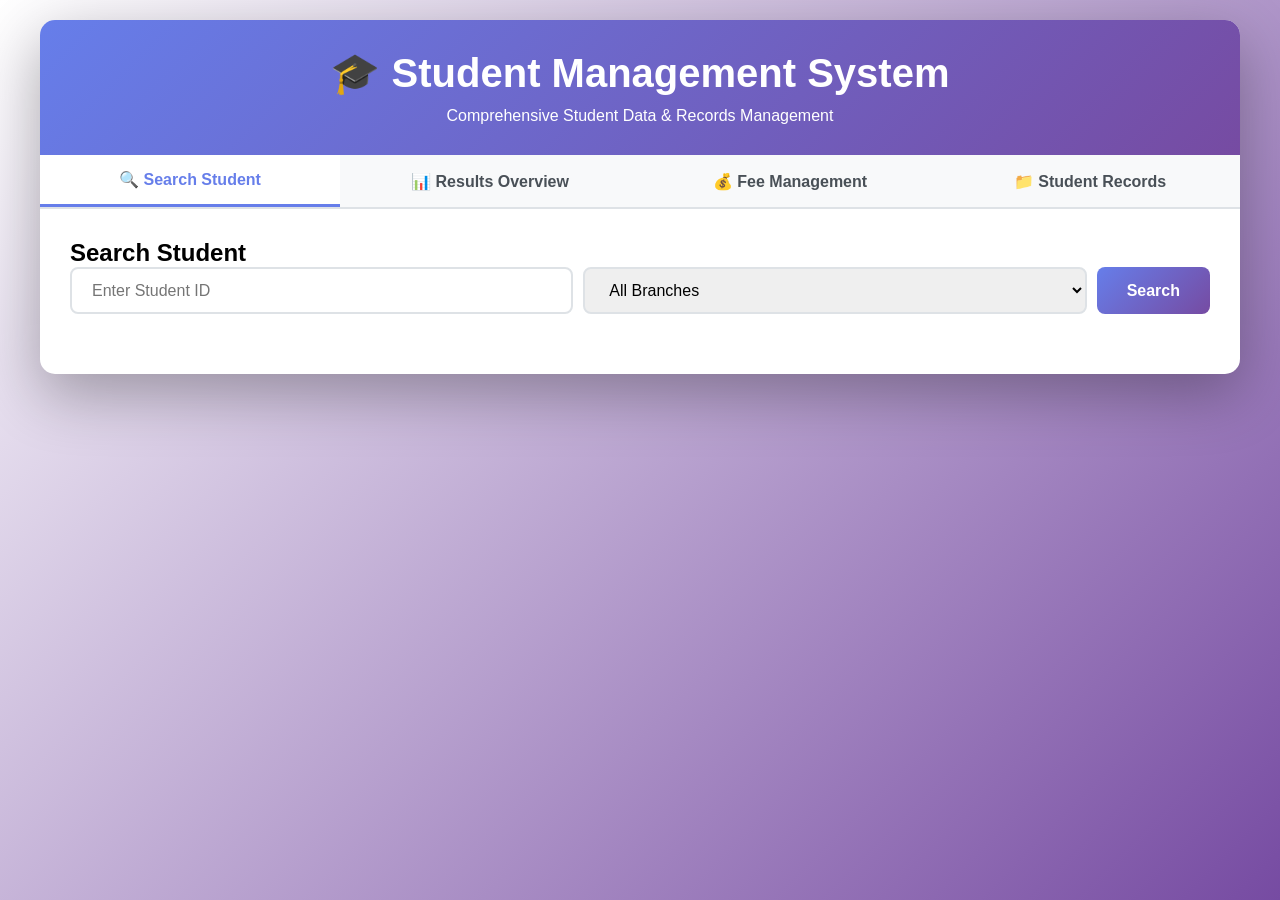
<file: dean_dashboard.html>
<!DOCTYPE html>
<html lang="en">

<head>
    <meta charset="UTF-8">
    <meta name="viewport" content="width=device-width, initial-scale=1.0">
    <title>Student Management System</title>
    <style>
        * {
            margin: 0;
            padding: 0;
            box-sizing: border-box;
        }

        body {
            font-family: 'Segoe UI', Tahoma, Geneva, Verdana, sans-serif;
            background: linear-gradient(135deg, #ffffff 0%, #764ba2 100%);
            min-height: 100vh;
            padding: 20px;
        }

        .container {
            max-width: 1200px;
            margin: 0 auto;
            background: white;
            border-radius: 15px;
            box-shadow: 0 20px 60px rgba(0, 0, 0, 0.3);
            overflow: hidden;
        }

        .header {
            background: linear-gradient(135deg, #667eea 0%, #764ba2 100%);
            color: white;
            padding: 30px;
            text-align: center;
        }

        .header h1 {
            font-size: 2.5em;
            margin-bottom: 10px;
        }

        .nav-tabs {
            display: flex;
            background: #f8f9fa;
            border-bottom: 2px solid #dee2e6;
        }

        .nav-tab {
            flex: 1;
            padding: 15px;
            text-align: center;
            cursor: pointer;
            background: #f8f9fa;
            border: none;
            font-size: 16px;
            font-weight: 600;
            transition: all 0.3s;
            color: #495057;
        }

        .nav-tab:hover {
            background: #e9ecef;
        }

        .nav-tab.active {
            background: white;
            color: #667eea;
            border-bottom: 3px solid #667eea;
        }

        .content {
            padding: 30px;
        }

        .tab-content {
            display: none;
        }

        .tab-content.active {
            display: block;
            animation: fadeIn 0.5s;
        }

        @keyframes fadeIn {
            from {
                opacity: 0;
                transform: translateY(10px);
            }

            to {
                opacity: 1;
                transform: translateY(0);
            }
        }

        .search-section {
            margin-bottom: 30px;
            display: flex;
            gap: 10px;
            flex-wrap: wrap;
        }

        .search-input,
        .select-input {
            padding: 12px 20px;
            border: 2px solid #dee2e6;
            border-radius: 8px;
            font-size: 16px;
            flex: 1;
            min-width: 200px;
        }

        .search-input:focus,
        .select-input:focus {
            outline: none;
            border-color: #667eea;
        }

        .btn {
            padding: 12px 30px;
            background: linear-gradient(135deg, #667eea 0%, #764ba2 100%);
            color: white;
            border: none;
            border-radius: 8px;
            cursor: pointer;
            font-size: 16px;
            font-weight: 600;
            transition: transform 0.2s;
        }

        .btn:hover {
            transform: translateY(-2px);
            box-shadow: 0 5px 15px rgba(102, 126, 234, 0.4);
        }

        .student-card {
            background: #f8f9fa;
            border-radius: 10px;
            padding: 25px;
            margin-bottom: 20px;
            border-left: 5px solid #667eea;
        }

        .student-info {
            display: grid;
            grid-template-columns: repeat(auto-fit, minmax(250px, 1fr));
            gap: 15px;
            margin-top: 15px;
        }

        .info-item {
            background: white;
            padding: 15px;
            border-radius: 8px;
            box-shadow: 0 2px 5px rgba(0, 0, 0, 0.1);
        }

        .info-label {
            font-weight: 600;
            color: #667eea;
            font-size: 14px;
            margin-bottom: 5px;
        }

        .info-value {
            font-size: 16px;
            color: #495057;
        }

        .results-table,
        .fee-table {
            width: 100%;
            border-collapse: collapse;
            margin-top: 20px;
            background: white;
            border-radius: 8px;
            overflow: hidden;
            box-shadow: 0 2px 10px rgba(0, 0, 0, 0.1);
        }

        .results-table th,
        .fee-table th {
            background: linear-gradient(135deg, #667eea 0%, #764ba2 100%);
            color: white;
            padding: 15px;
            text-align: left;
            font-weight: 600;
        }

        .results-table td,
        .fee-table td {
            padding: 12px 15px;
            border-bottom: 1px solid #dee2e6;
        }

        .results-table tr:hover,
        .fee-table tr:hover {
            background: #f8f9fa;
        }

        .grade {
            display: inline-block;
            padding: 5px 15px;
            border-radius: 20px;
            font-weight: 600;
            font-size: 14px;
        }

        .grade-a {
            background: #d4edda;
            color: #155724;
        }

        .grade-b {
            background: #d1ecf1;
            color: #0c5460;
        }

        .grade-c {
            background: #fff3cd;
            color: #856404;
        }

        .grade-f {
            background: #f8d7da;
            color: #721c24;
        }

        .status {
            display: inline-block;
            padding: 5px 15px;
            border-radius: 20px;
            font-weight: 600;
            font-size: 14px;
        }

        .status-paid {
            background: #d4edda;
            color: #155724;
        }

        .status-pending {
            background: #fff3cd;
            color: #856404;
        }

        .status-overdue {
            background: #f8d7da;
            color: #721c24;
        }

        .summary-cards {
            display: grid;
            grid-template-columns: repeat(auto-fit, minmax(200px, 1fr));
            gap: 20px;
            margin-bottom: 30px;
        }

        .summary-card {
            background: linear-gradient(135deg, #667eea 0%, #764ba2 100%);
            color: white;
            padding: 25px;
            border-radius: 10px;
            text-align: center;
            box-shadow: 0 5px 15px rgba(102, 126, 234, 0.3);
        }

        .summary-card h3 {
            font-size: 2em;
            margin-bottom: 10px;
        }

        .summary-card p {
            font-size: 14px;
            opacity: 0.9;
        }

        .no-data {
            text-align: center;
            padding: 40px;
            color: #6c757d;
            font-size: 18px;
        }

        .add-form {
            background: #f8f9fa;
            padding: 25px;
            border-radius: 10px;
            margin-bottom: 20px;
        }

        .form-group {
            margin-bottom: 15px;
        }

        .form-group label {
            display: block;
            margin-bottom: 5px;
            font-weight: 600;
            color: #495057;
        }

        .form-group input,
        .form-group select {
            width: 100%;
            padding: 10px;
            border: 2px solid #dee2e6;
            border-radius: 5px;
            font-size: 14px;
        }

        .form-row {
            display: grid;
            grid-template-columns: repeat(auto-fit, minmax(200px, 1fr));
            gap: 15px;
        }
    </style>
</head>

<body>
    <div class="container">
        <div class="header">
            <h1>🎓 Student Management System</h1>
            <p>Comprehensive Student Data & Records Management</p>
        </div>

        <div class="nav-tabs">
            <button class="nav-tab active" onclick="showTab('search')">🔍 Search Student</button>
            <button class="nav-tab" onclick="showTab('results')">📊 Results Overview</button>
            <button class="nav-tab" onclick="showTab('fees')">💰 Fee Management</button>
            <button class="nav-tab" onclick="showTab('records')">📁 Student Records</button>
        </div>

        <div class="content">
            <!-- Search Tab -->
            <div id="search" class="tab-content active">
                <h2>Search Student</h2>
                <div class="search-section">
                    <input type="text" id="studentId" class="search-input" placeholder="Enter Student ID">
                    <select id="branchFilter" class="select-input">
                        <option value="">All Branches</option>
                        <option value="Computer Science">Computer Science</option>
                        <option value="Electrical">Electrical Engineering</option>
                        <option value="Mechanical">Mechanical Engineering</option>
                        <option value="Civil">Civil Engineering</option>
                    </select>
                    <button class="btn" onclick="searchStudent()">Search</button>
                </div>
                <div id="searchResults"></div>
            </div>

            <!-- Results Tab -->
            <div id="results" class="tab-content">
                <h2>Student Results Overview</h2>
                <div class="search-section">
                    <input type="text" id="resultsStudentId" class="search-input" placeholder="Enter Student ID">
                    <button class="btn" onclick="showResults()">Get Results</button>
                </div>
                <div id="resultsDisplay"></div>
            </div>

            <!-- Fees Tab -->
            <div id="fees" class="tab-content">
                <h2>Fee Management</h2>
                <div class="search-section">
                    <input type="text" id="feeStudentId" class="search-input" placeholder="Enter Student ID">
                    <button class="btn" onclick="showFees()">View Fees</button>
                </div>
                <div id="feeDisplay"></div>
            </div>

            <!-- Records Tab -->
            <div id="records" class="tab-content">
                <h2>All Student Records</h2>
                <div class="search-section">
                    <select id="recordsBranchFilter" class="select-input" onchange="filterRecords()">
                        <option value="">All Branches</option>
                        <option value="Computer Science">Computer Science</option>
                        <option value="Electrical">Electrical Engineering</option>
                        <option value="Mechanical">Mechanical Engineering</option>
                        <option value="Civil">Civil Engineering</option>
                    </select>
                </div>
                <div id="recordsDisplay"></div>
            </div>
        </div>
    </div>

    <script>
        // Sample student database
        const students = [
            {
                id: 'CS001',
                name: 'Rahul Sharma',
                branch: 'Computer Science',
                year: '3rd Year',
                email: 'rahul@institution.edu',
                phone: '+91 98765 43210',
                results: [
                    { subject: 'Data Structures', marks: 92, grade: 'A', credits: 4 },
                    { subject: 'Algorithms', marks: 88, grade: 'A', credits: 4 },
                    { subject: 'Database Systems', marks: 85, grade: 'A', credits: 3 },
                    { subject: 'Operating Systems', marks: 90, grade: 'A', credits: 4 }
                ],
                fees: [
                    { semester: 'Semester 5', amount: 50000, paid: 50000, status: 'Paid', date: '2024-08-15' },
                    { semester: 'Semester 6', amount: 50000, paid: 30000, status: 'Pending', date: '2025-01-10' }
                ],
                cgpa: 8.9,
                attendance: '92%'
            },
            {
                id: 'EE002',
                name: 'Priya Patel',
                branch: 'Electrical',
                year: '2nd Year',
                email: 'priya@institution.edu',
                phone: '+91 98765 43211',
                results: [
                    { subject: 'Circuit Theory', marks: 95, grade: 'A', credits: 4 },
                    { subject: 'Electronics', marks: 91, grade: 'A', credits: 4 },
                    { subject: 'Signals & Systems', marks: 87, grade: 'A', credits: 3 },
                    { subject: 'Control Systems', marks: 89, grade: 'A', credits: 4 }
                ],
                fees: [
                    { semester: 'Semester 3', amount: 48000, paid: 48000, status: 'Paid', date: '2024-08-10' },
                    { semester: 'Semester 4', amount: 48000, paid: 48000, status: 'Paid', date: '2024-12-20' }
                ],
                cgpa: 9.2,
                attendance: '95%'
            },
            {
                id: 'ME003',
                name: 'Arjun Kumar',
                branch: 'Mechanical',
                year: '4th Year',
                email: 'arjun@institution.edu',
                phone: '+91 98765 43212',
                results: [
                    { subject: 'Thermodynamics', marks: 78, grade: 'B', credits: 4 },
                    { subject: 'Fluid Mechanics', marks: 82, grade: 'A', credits: 4 },
                    { subject: 'Machine Design', marks: 85, grade: 'A', credits: 3 },
                    { subject: 'Manufacturing', marks: 80, grade: 'A', credits: 4 }
                ],
                fees: [
                    { semester: 'Semester 7', amount: 52000, paid: 52000, status: 'Paid', date: '2024-08-05' },
                    { semester: 'Semester 8', amount: 52000, paid: 20000, status: 'Pending', date: '2025-01-05' }
                ],
                cgpa: 8.1,
                attendance: '88%'
            },
            {
                id: 'CV004',
                name: 'Sneha Reddy',
                branch: 'Civil',
                year: '1st Year',
                email: 'sneha@institution.edu',
                phone: '+91 98765 43213',
                results: [
                    { subject: 'Engineering Mechanics', marks: 88, grade: 'A', credits: 4 },
                    { subject: 'Building Materials', marks: 85, grade: 'A', credits: 3 },
                    { subject: 'Surveying', marks: 90, grade: 'A', credits: 4 },
                    { subject: 'CAD', marks: 92, grade: 'A', credits: 3 }
                ],
                fees: [
                    { semester: 'Semester 1', amount: 45000, paid: 45000, status: 'Paid', date: '2024-08-01' },
                    { semester: 'Semester 2', amount: 45000, paid: 45000, status: 'Paid', date: '2024-12-15' }
                ],
                cgpa: 8.8,
                attendance: '94%'
            }
        ];

        function showTab(tabName) {
            const tabs = document.querySelectorAll('.tab-content');
            const navTabs = document.querySelectorAll('.nav-tab');

            tabs.forEach(tab => tab.classList.remove('active'));
            navTabs.forEach(tab => tab.classList.remove('active'));

            document.getElementById(tabName).classList.add('active');
            event.target.classList.add('active');

            if (tabName === 'records') {
                displayAllRecords();
            }
        }

        function searchStudent() {
            const studentId = document.getElementById('studentId').value.toUpperCase();
            const branch = document.getElementById('branchFilter').value;
            const resultsDiv = document.getElementById('searchResults');

            let student = students.find(s => s.id === studentId);

            if (!studentId) {
                resultsDiv.innerHTML = '<div class="no-data">Please enter a Student ID</div>';
                return;
            }

            if (!student) {
                resultsDiv.innerHTML = '<div class="no-data">Student not found</div>';
                return;
            }

            if (branch && student.branch !== branch) {
                resultsDiv.innerHTML = '<div class="no-data">No student found with the selected branch</div>';
                return;
            }

            displayStudentCard(student, resultsDiv);
        }

        function displayStudentCard(student, container) {
            const totalCredits = student.results.reduce((sum, r) => sum + r.credits, 0);

            container.innerHTML = `
                <div class="student-card">
                    <h3>${student.name} (${student.id})</h3>
                    <div class="student-info">
                        <div class="info-item">
                            <div class="info-label">Branch</div>
                            <div class="info-value">${student.branch}</div>
                        </div>
                        <div class="info-item">
                            <div class="info-label">Year</div>
                            <div class="info-value">${student.year}</div>
                        </div>
                        <div class="info-item">
                            <div class="info-label">Email</div>
                            <div class="info-value">${student.email}</div>
                        </div>
                        <div class="info-item">
                            <div class="info-label">Phone</div>
                            <div class="info-value">${student.phone}</div>
                        </div>
                        <div class="info-item">
                            <div class="info-label">CGPA</div>
                            <div class="info-value">${student.cgpa}</div>
                        </div>
                        <div class="info-item">
                            <div class="info-label">Attendance</div>
                            <div class="info-value">${student.attendance}</div>
                        </div>
                    </div>
                </div>
            `;
        }

        function showResults() {
            const studentId = document.getElementById('resultsStudentId').value.toUpperCase();
            const resultsDiv = document.getElementById('resultsDisplay');

            if (!studentId) {
                resultsDiv.innerHTML = '<div class="no-data">Please enter a Student ID</div>';
                return;
            }

            const student = students.find(s => s.id === studentId);

            if (!student) {
                resultsDiv.innerHTML = '<div class="no-data">Student not found</div>';
                return;
            }

            const totalMarks = student.results.reduce((sum, r) => sum + r.marks, 0);
            const avgMarks = (totalMarks / student.results.length).toFixed(2);
            const totalCredits = student.results.reduce((sum, r) => sum + r.credits, 0);

            let html = `
                <div class="summary-cards">
                    <div class="summary-card">
                        <h3>${student.cgpa}</h3>
                        <p>CGPA</p>
                    </div>
                    <div class="summary-card">
                        <h3>${avgMarks}</h3>
                        <p>Average Marks</p>
                    </div>
                    <div class="summary-card">
                        <h3>${totalCredits}</h3>
                        <p>Total Credits</p>
                    </div>
                    <div class="summary-card">
                        <h3>${student.attendance}</h3>
                        <p>Attendance</p>
                    </div>
                </div>
                <div class="student-card">
                    <h3>${student.name} - ${student.branch}</h3>
                    <table class="results-table">
                        <thead>
                            <tr>
                                <th>Subject</th>
                                <th>Marks</th>
                                <th>Grade</th>
                                <th>Credits</th>
                            </tr>
                        </thead>
                        <tbody>
            `;

            student.results.forEach(result => {
                const gradeClass = result.grade === 'A' ? 'grade-a' :
                    result.grade === 'B' ? 'grade-b' :
                        result.grade === 'C' ? 'grade-c' : 'grade-f';
                html += `
                    <tr>
                        <td>${result.subject}</td>
                        <td>${result.marks}</td>
                        <td><span class="grade ${gradeClass}">${result.grade}</span></td>
                        <td>${result.credits}</td>
                    </tr>
                `;
            });

            html += `
                        </tbody>
                    </table>
                </div>
            `;

            resultsDiv.innerHTML = html;
        }

        function showFees() {
            const studentId = document.getElementById('feeStudentId').value.toUpperCase();
            const feeDiv = document.getElementById('feeDisplay');

            if (!studentId) {
                feeDiv.innerHTML = '<div class="no-data">Please enter a Student ID</div>';
                return;
            }

            const student = students.find(s => s.id === studentId);

            if (!student) {
                feeDiv.innerHTML = '<div class="no-data">Student not found</div>';
                return;
            }

            const totalAmount = student.fees.reduce((sum, f) => sum + f.amount, 0);
            const totalPaid = student.fees.reduce((sum, f) => sum + f.paid, 0);
            const totalPending = totalAmount - totalPaid;

            let html = `
                <div class="summary-cards">
                    <div class="summary-card">
                        <h3>₹${totalAmount.toLocaleString()}</h3>
                        <p>Total Fee</p>
                    </div>
                    <div class="summary-card">
                        <h3>₹${totalPaid.toLocaleString()}</h3>
                        <p>Amount Paid</p>
                    </div>
                    <div class="summary-card">
                        <h3>₹${totalPending.toLocaleString()}</h3>
                        <p>Pending</p>
                    </div>
                </div>
                <div class="student-card">
                    <h3>${student.name} - ${student.branch}</h3>
                    <table class="fee-table">
                        <thead>
                            <tr>
                                <th>Semester</th>
                                <th>Total Amount</th>
                                <th>Amount Paid</th>
                                <th>Balance</th>
                                <th>Status</th>
                                <th>Date</th>
                            </tr>
                        </thead>
                        <tbody>
            `;

            student.fees.forEach(fee => {
                const balance = fee.amount - fee.paid;
                const statusClass = fee.status === 'Paid' ? 'status-paid' :
                    fee.status === 'Pending' ? 'status-pending' : 'status-overdue';
                html += `
                    <tr>
                        <td>${fee.semester}</td>
                        <td>₹${fee.amount.toLocaleString()}</td>
                        <td>₹${fee.paid.toLocaleString()}</td>
                        <td>₹${balance.toLocaleString()}</td>
                        <td><span class="status ${statusClass}">${fee.status}</span></td>
                        <td>${fee.date}</td>
                    </tr>
                `;
            });

            html += `
                        </tbody>
                    </table>
                </div>
            `;

            feeDiv.innerHTML = html;
        }

        function displayAllRecords() {
            const recordsDiv = document.getElementById('recordsDisplay');
            const branch = document.getElementById('recordsBranchFilter').value;

            let filteredStudents = branch ?
                students.filter(s => s.branch === branch) : students;

            if (filteredStudents.length === 0) {
                recordsDiv.innerHTML = '<div class="no-data">No students found</div>';
                return;
            }

            let html = `
                <table class="results-table">
                    <thead>
                        <tr>
                            <th>Student ID</th>
                            <th>Name</th>
                            <th>Branch</th>
                            <th>Year</th>
                            <th>CGPA</th>
                            <th>Attendance</th>
                            <th>Email</th>
                            <th>Phone</th>
                        </tr>
                    </thead>
                    <tbody>
            `;

            filteredStudents.forEach(student => {
                html += `
                    <tr>
                        <td><strong>${student.id}</strong></td>
                        <td>${student.name}</td>
                        <td>${student.branch}</td>
                        <td>${student.year}</td>
                        <td><strong>${student.cgpa}</strong></td>
                        <td>${student.attendance}</td>
                        <td>${student.email}</td>
                        <td>${student.phone}</td>
                    </tr>
                `;
            });

            html += `
                    </tbody>
                </table>
            `;

            recordsDiv.innerHTML = html;
        }

        function filterRecords() {
            displayAllRecords();
        }

        // Initialize records on page load
        window.onload = function () {
            displayAllRecords();
        };
    </script>
</body>

</html>
</file>
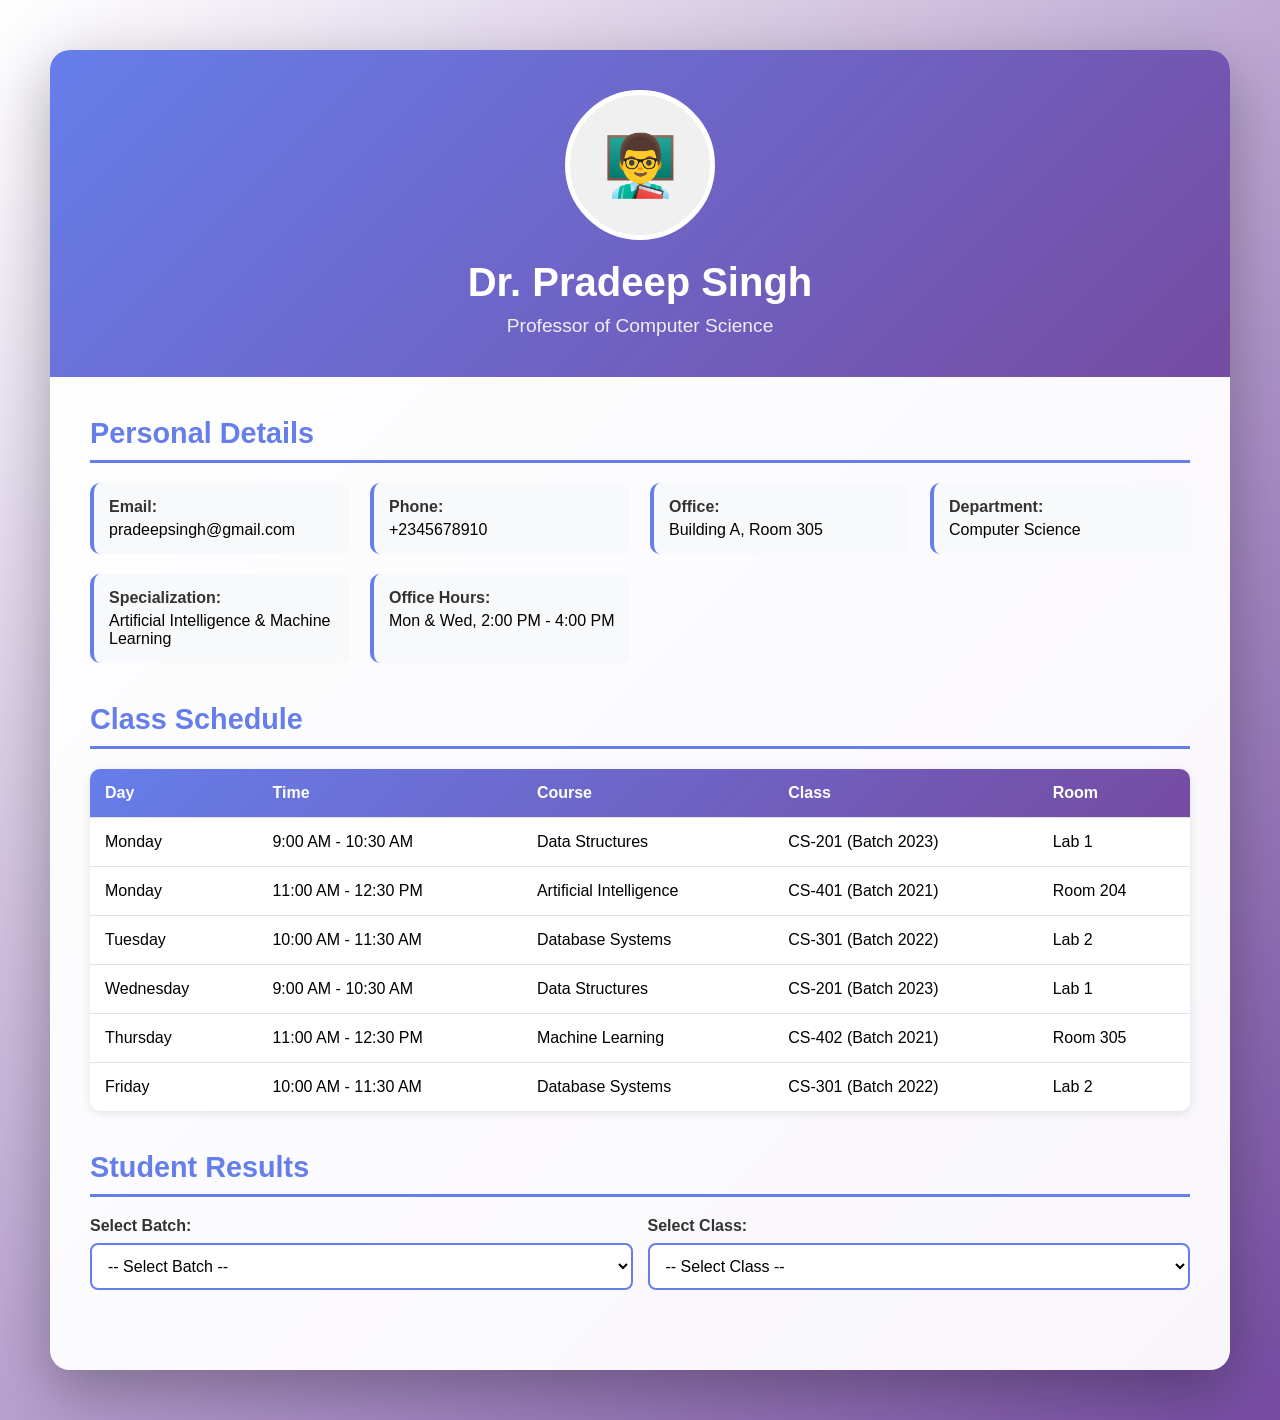
<file: faculty_dashboard.html>
<!DOCTYPE html>
<html lang="en">
<head>
    <meta charset="UTF-8">
    <meta name="viewport" content="width=device-width, initial-scale=1.0">
    <title>Dr. Pradeep Singh - Faculty Profile</title>
    <style>
         * {
            margin: 0;
            padding: 0;
            box-sizing: border-box;
        }

        body {
            font-family: 'Segoe UI', Tahoma, Geneva, Verdana, sans-serif;
            background: linear-gradient(135deg, #ffffff 0%, #764ba2 100%);
            min-height: 100vh;
            padding: 50px;
        }

        .container {
            max-width: 1200px;
            margin: 0 auto;
            background: rgba(255, 255, 255, 0.95);
            border-radius: 20px;
            box-shadow: 0 20px 60px rgba(0, 0, 0, 0.3);
            overflow: hidden;
        }

        .header {
            background: linear-gradient(135deg, #667eea 0%, #764ba2 100%);
            color: white;
            padding: 40px;
            text-align: center;
        }

        .profile-img {
            width: 150px;
            height: 150px;
            border-radius: 50%;
            border: 5px solid white;
            margin-bottom: 20px;
            object-fit: cover;
            background: #f0f0f0;
            display: inline-flex;
            align-items: center;
            justify-content: center;
            font-size: 60px;
            color: #667eea;
        }

        .header h1 {
            font-size: 2.5em;
            margin-bottom: 10px;
        }

        .header p {
            font-size: 1.2em;
            opacity: 0.9;
        }

        .content {
            padding: 40px;
        }

        .section {
            margin-bottom: 40px;
        }

        .section h2 {
            color: #667eea;
            font-size: 1.8em;
            margin-bottom: 20px;
            padding-bottom: 10px;
            border-bottom: 3px solid #667eea;
        }

        .info-grid {
            display: grid;
            grid-template-columns: repeat(auto-fit, minmax(250px, 1fr));
            gap: 20px;
            margin-top: 20px;
        }

        .info-item {
            background: #f8f9fa;
            padding: 15px;
            border-radius: 10px;
            border-left: 4px solid #667eea;
        }

        .info-item strong {
            color: #333;
            display: block;
            margin-bottom: 5px;
        }

        .schedule-table {
            width: 100%;
            border-collapse: collapse;
            margin-top: 20px;
            background: white;
            box-shadow: 0 2px 10px rgba(0, 0, 0, 0.1);
            border-radius: 10px;
            overflow: hidden;
        }

        .schedule-table thead {
            background: linear-gradient(135deg, #667eea 0%, #764ba2 100%);
            color: white;
        }

        .schedule-table th,
        .schedule-table td {
            padding: 15px;
            text-align: left;
            border-bottom: 1px solid #e0e0e0;
        }

        .schedule-table tr:hover {
            background: #f8f9fa;
        }

        .schedule-table tr:last-child td {
            border-bottom: none;
        }

        .controls {
            display: flex;
            gap: 15px;
            margin-bottom: 20px;
            flex-wrap: wrap;
        }

        .control-group {
            flex: 1;
            min-width: 200px;
        }

        .control-group label {
            display: block;
            margin-bottom: 8px;
            color: #333;
            font-weight: 600;
        }

        select {
            width: 100%;
            padding: 12px;
            border: 2px solid #667eea;
            border-radius: 8px;
            font-size: 16px;
            background: white;
            cursor: pointer;
            transition: all 0.3s;
        }

        select:focus {
            outline: none;
            border-color: #764ba2;
            box-shadow: 0 0 0 3px rgba(102, 126, 234, 0.1);
        }

        .results-table {
            width: 100%;
            border-collapse: collapse;
            margin-top: 20px;
            background: white;
            box-shadow: 0 2px 10px rgba(0, 0, 0, 0.1);
            border-radius: 10px;
            overflow: hidden;
        }

        .results-table thead {
            background: linear-gradient(135deg, #667eea 0%, #764ba2 100%);
            color: white;
        }

        .results-table th,
        .results-table td {
            padding: 12px;
            text-align: left;
            border-bottom: 1px solid #e0e0e0;
        }

        .results-table tbody tr:hover {
            background: #f8f9fa;
        }

        .grade {
            display: inline-block;
            padding: 5px 15px;
            border-radius: 20px;
            font-weight: bold;
            color: white;
        }

        .grade-a { background: #4caf50; }
        .grade-b { background: #2196f3; }
        .grade-c { background: #ff9800; }
        .grade-d { background: #f44336; }

        .status {
            display: inline-block;
            padding: 5px 15px;
            border-radius: 20px;
            font-weight: bold;
        }

        .status-pass {
            background: #e8f5e9;
            color: #4caf50;
        }

        .status-fail {
            background: #ffebee;
            color: #f44336;
        }

        @media (max-width: 768px) {
            .header h1 {
                font-size: 1.8em;
            }

            .content {
                padding: 20px;
            }

            .schedule-table,
            .results-table {
                font-size: 14px;
            }

            .schedule-table th,
            .schedule-table td,
            .results-table th,
            .results-table td {
                padding: 10px;
            }
        }
    </style>
</head>
<body>
    <div class="container">
        <div class="header">
            <div class="profile-img">👨‍🏫</div>
            <h1>Dr. Pradeep Singh</h1>
            <p>Professor of Computer Science</p>
        </div>

        <div class="content">
            <!-- Personal Details Section -->
            <div class="section">
                <h2>Personal Details</h2>
                <div class="info-grid">
                    <div class="info-item">
                        <strong>Email:</strong>
                        pradeepsingh@gmail.com
                    </div>
                    <div class="info-item">
                        <strong>Phone:</strong>
                        +2345678910
                    </div>
                    <div class="info-item">
                        <strong>Office:</strong>
                        Building A, Room 305
                    </div>
                    <div class="info-item">
                        <strong>Department:</strong>
                        Computer Science
                    </div>
                    <div class="info-item">
                        <strong>Specialization:</strong>
                        Artificial Intelligence & Machine Learning
                    </div>
                    <div class="info-item">
                        <strong>Office Hours:</strong>
                        Mon & Wed, 2:00 PM - 4:00 PM
                    </div>
                </div>
            </div>

            <!-- Class Schedule Section -->
            <div class="section">
                <h2>Class Schedule</h2>
                <table class="schedule-table">
                    <thead>
                        <tr>
                            <th>Day</th>
                            <th>Time</th>
                            <th>Course</th>
                            <th>Class</th>
                            <th>Room</th>
                        </tr>
                    </thead>
                    <tbody>
                        <tr>
                            <td>Monday</td>
                            <td>9:00 AM - 10:30 AM</td>
                            <td>Data Structures</td>
                            <td>CS-201 (Batch 2023)</td>
                            <td>Lab 1</td>
                        </tr>
                        <tr>
                            <td>Monday</td>
                            <td>11:00 AM - 12:30 PM</td>
                            <td>Artificial Intelligence</td>
                            <td>CS-401 (Batch 2021)</td>
                            <td>Room 204</td>
                        </tr>
                        <tr>
                            <td>Tuesday</td>
                            <td>10:00 AM - 11:30 AM</td>
                            <td>Database Systems</td>
                            <td>CS-301 (Batch 2022)</td>
                            <td>Lab 2</td>
                        </tr>
                        <tr>
                            <td>Wednesday</td>
                            <td>9:00 AM - 10:30 AM</td>
                            <td>Data Structures</td>
                            <td>CS-201 (Batch 2023)</td>
                            <td>Lab 1</td>
                        </tr>
                        <tr>
                            <td>Thursday</td>
                            <td>11:00 AM - 12:30 PM</td>
                            <td>Machine Learning</td>
                            <td>CS-402 (Batch 2021)</td>
                            <td>Room 305</td>
                        </tr>
                        <tr>
                            <td>Friday</td>
                            <td>10:00 AM - 11:30 AM</td>
                            <td>Database Systems</td>
                            <td>CS-301 (Batch 2022)</td>
                            <td>Lab 2</td>
                        </tr>
                    </tbody>
                </table>
            </div>

            <!-- Student Results Section -->
            <div class="section">
                <h2>Student Results</h2>
                <div class="controls">
                    <div class="control-group">
                        <label for="batchSelect">Select Batch:</label>
                        <select id="batchSelect" onchange="updateClasses()">
                            <option value="">-- Select Batch --</option>
                            <option value="2021">Batch 2021</option>
                            <option value="2022">Batch 2022</option>
                            <option value="2023">Batch 2023</option>
                        </select>
                    </div>
                    <div class="control-group">
                        <label for="classSelect">Select Class:</label>
                        <select id="classSelect" onchange="displayResults()">
                            <option value="">-- Select Class --</option>
                        </select>
                    </div>
                </div>

                <div id="resultsContainer"></div>
            </div>
        </div>
    </div>

    <script>
        const studentsData = {
            '2021': {
                'CS-401': [
                    { roll: 'CS2101', name: 'Alice Johnson', midterm: 85, final: 88, total: 173, grade: 'A', status: 'Pass' },
                    { roll: 'CS2102', name: 'Bob Williams', midterm: 78, final: 82, total: 160, grade: 'B', status: 'Pass' },
                    { roll: 'CS2103', name: 'Carol Davis', midterm: 92, final: 95, total: 187, grade: 'A', status: 'Pass' },
                    { roll: 'CS2104', name: 'David Miller', midterm: 65, final: 70, total: 135, grade: 'C', status: 'Pass' },
                    { roll: 'CS2105', name: 'Emma Wilson', midterm: 88, final: 90, total: 178, grade: 'A', status: 'Pass' }
                ],
                'CS-402': [
                    { roll: 'CS2101', name: 'Alice Johnson', midterm: 90, final: 92, total: 182, grade: 'A', status: 'Pass' },
                    { roll: 'CS2102', name: 'Bob Williams', midterm: 75, final: 78, total: 153, grade: 'B', status: 'Pass' },
                    { roll: 'CS2103', name: 'Carol Davis', midterm: 88, final: 91, total: 179, grade: 'A', status: 'Pass' },
                    { roll: 'CS2104', name: 'David Miller', midterm: 58, final: 62, total: 120, grade: 'C', status: 'Pass' },
                    { roll: 'CS2105', name: 'Emma Wilson', midterm: 85, final: 87, total: 172, grade: 'A', status: 'Pass' }
                ]
            },
            '2022': {
                'CS-301': [
                    { roll: 'CS2201', name: 'Frank Moore', midterm: 82, final: 85, total: 167, grade: 'B', status: 'Pass' },
                    { roll: 'CS2202', name: 'Grace Taylor', midterm: 91, final: 94, total: 185, grade: 'A', status: 'Pass' },
                    { roll: 'CS2203', name: 'Henry Anderson', midterm: 70, final: 73, total: 143, grade: 'C', status: 'Pass' },
                    { roll: 'CS2204', name: 'Ivy Thomas', midterm: 45, final: 48, total: 93, grade: 'D', status: 'Fail' },
                    { roll: 'CS2205', name: 'Jack Jackson', midterm: 87, final: 89, total: 176, grade: 'A', status: 'Pass' }
                ]
            },
            '2023': {
                'CS-201': [
                    { roll: 'CS2301', name: 'Kelly White', midterm: 89, final: 91, total: 180, grade: 'A', status: 'Pass' },
                    { roll: 'CS2302', name: 'Liam Harris', midterm: 76, final: 79, total: 155, grade: 'B', status: 'Pass' },
                    { roll: 'CS2303', name: 'Mia Martin', midterm: 93, final: 96, total: 189, grade: 'A', status: 'Pass' },
                    { roll: 'CS2304', name: 'Noah Garcia', midterm: 68, final: 71, total: 139, grade: 'C', status: 'Pass' },
                    { roll: 'CS2305', name: 'Olivia Martinez', midterm: 85, final: 88, total: 173, grade: 'A', status: 'Pass' }
                ]
            }
        };

        const classesPerBatch = {
            '2021': ['CS-401', 'CS-402'],
            '2022': ['CS-301'],
            '2023': ['CS-201']
        };

        function updateClasses() {
            const batch = document.getElementById('batchSelect').value;
            const classSelect = document.getElementById('classSelect');
            const resultsContainer = document.getElementById('resultsContainer');
            
            classSelect.innerHTML = '<option value="">-- Select Class --</option>';
            resultsContainer.innerHTML = '';
            
            if (batch && classesPerBatch[batch]) {
                classesPerBatch[batch].forEach(cls => {
                    const option = document.createElement('option');
                    option.value = cls;
                    option.textContent = cls;
                    classSelect.appendChild(option);
                });
            }
        }

        function displayResults() {
            const batch = document.getElementById('batchSelect').value;
            const cls = document.getElementById('classSelect').value;
            const resultsContainer = document.getElementById('resultsContainer');
            
            if (!batch || !cls) {
                resultsContainer.innerHTML = '';
                return;
            }
            
            const students = studentsData[batch][cls];
            
            let html = `
                <table class="results-table">
                    <thead>
                        <tr>
                            <th>Roll No.</th>
                            <th>Name</th>
                            <th>Midterm</th>
                            <th>Final</th>
                            <th>Total</th>
                            <th>Grade</th>
                            <th>Status</th>
                        </tr>
                    </thead>
                    <tbody>
            `;
            
            students.forEach(student => {
                html += `
                    <tr>
                        <td>${student.roll}</td>
                        <td>${student.name}</td>
                        <td>${student.midterm}</td>
                        <td>${student.final}</td>
                        <td><strong>${student.total}</strong></td>
                        <td><span class="grade grade-${student.grade.toLowerCase()}">${student.grade}</span></td>
                        <td><span class="status status-${student.status.toLowerCase()}">${student.status}</span></td>
                    </tr>
                `;
            });
            
            html += `
                    </tbody>
                </table>
            `;
            
            resultsContainer.innerHTML = html;
        }
    </script>
</body>
</html>
</file>
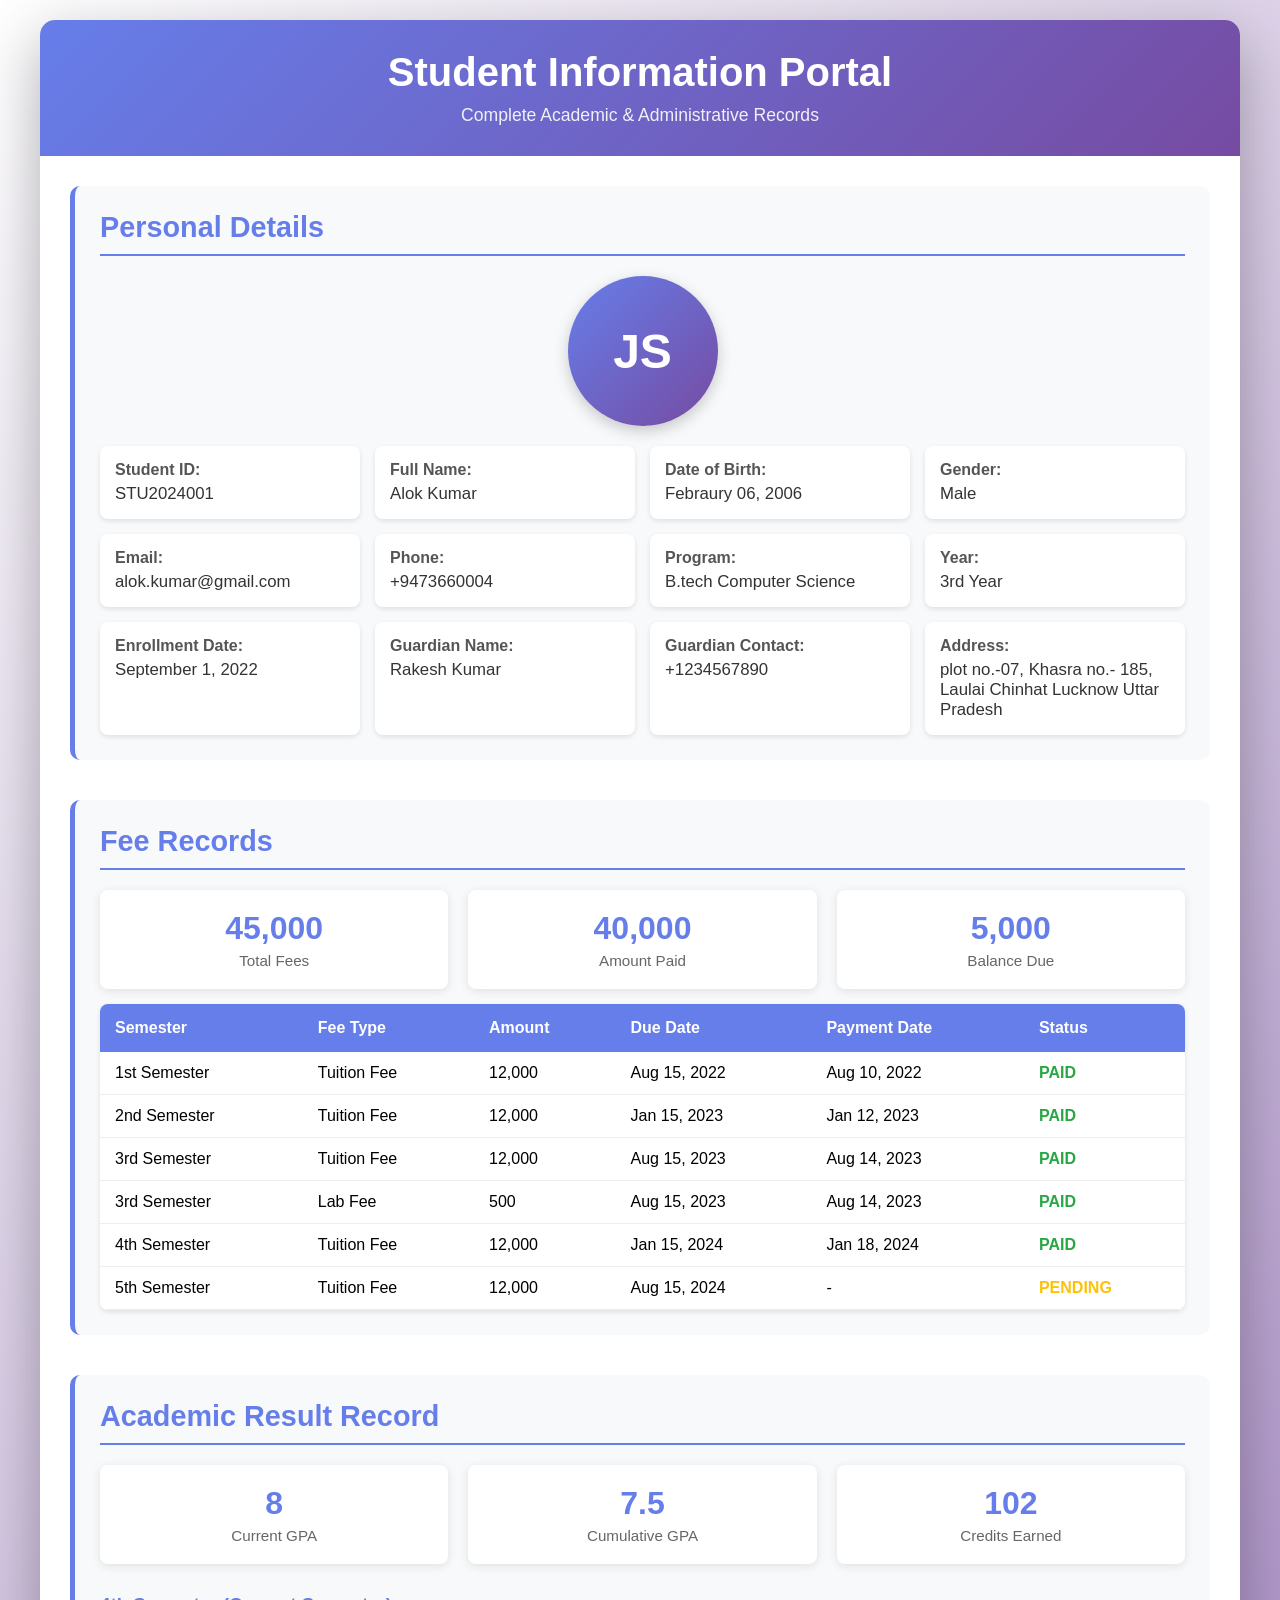
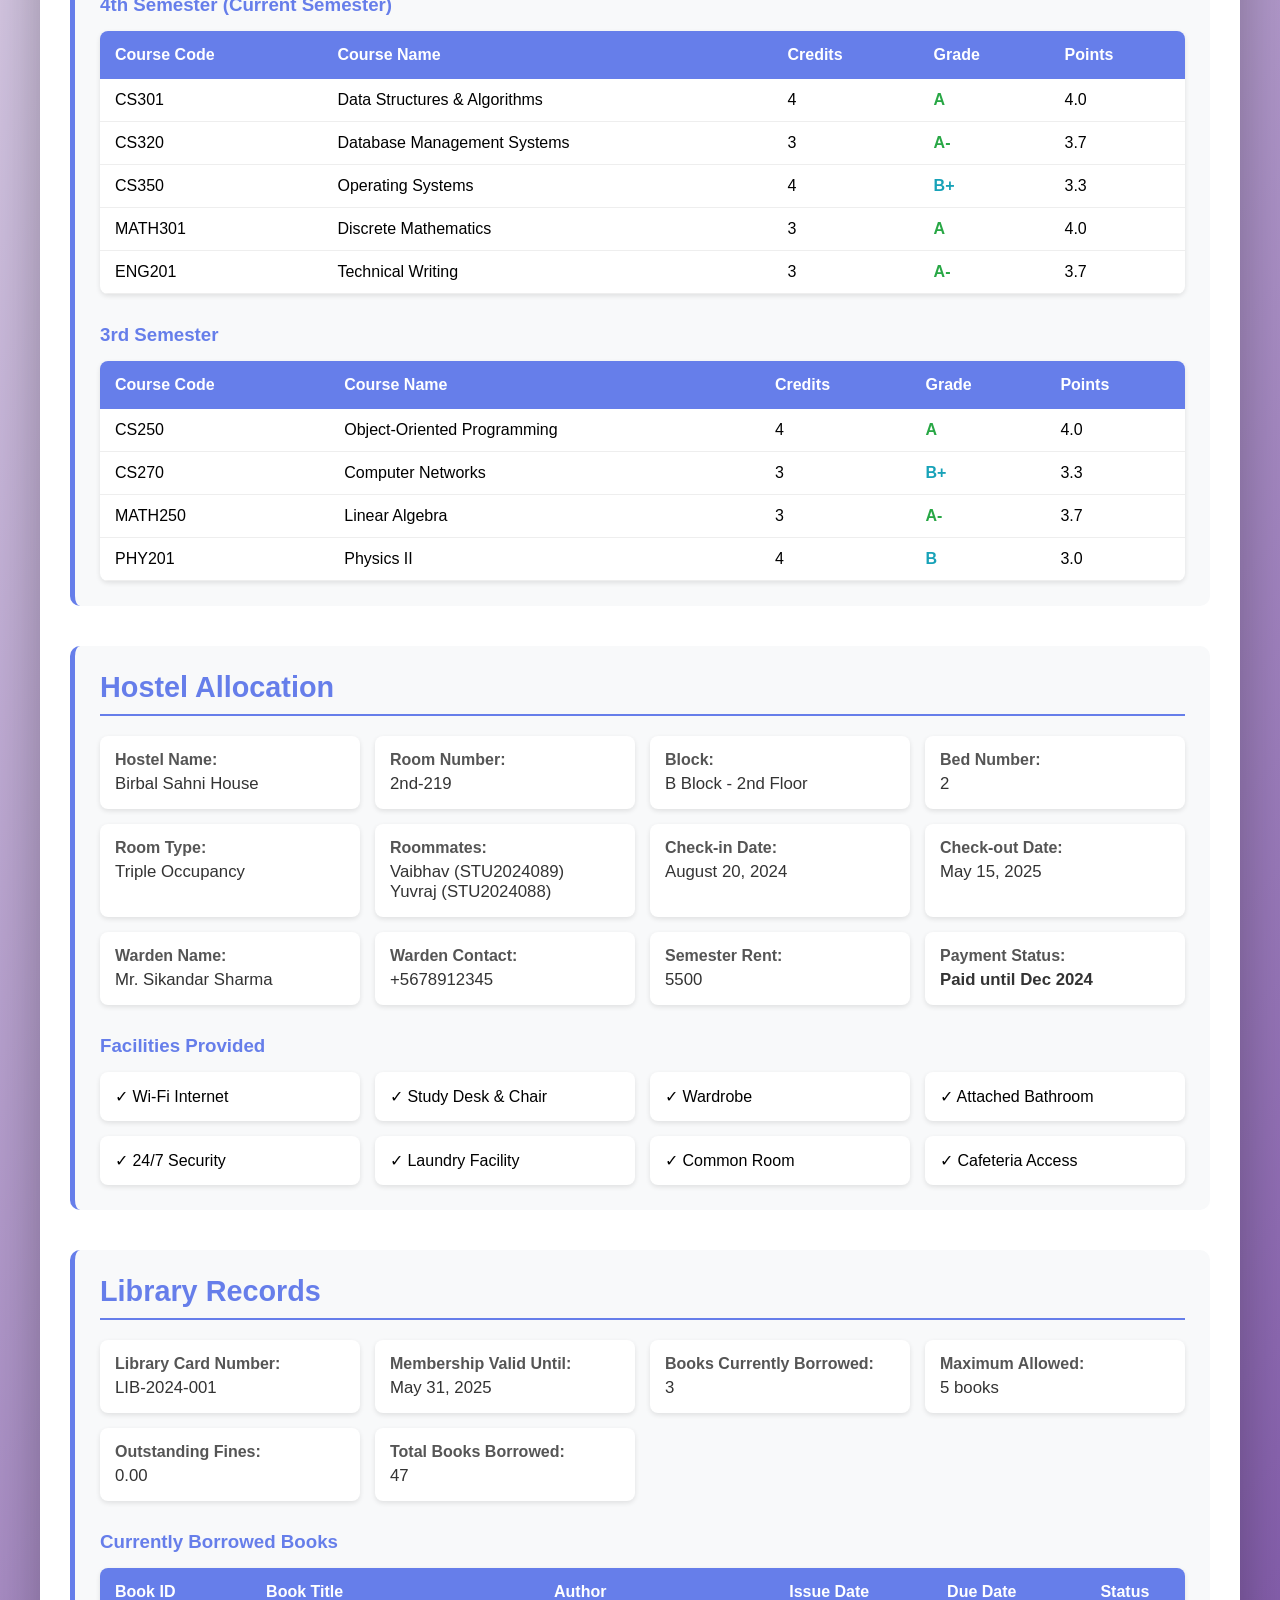
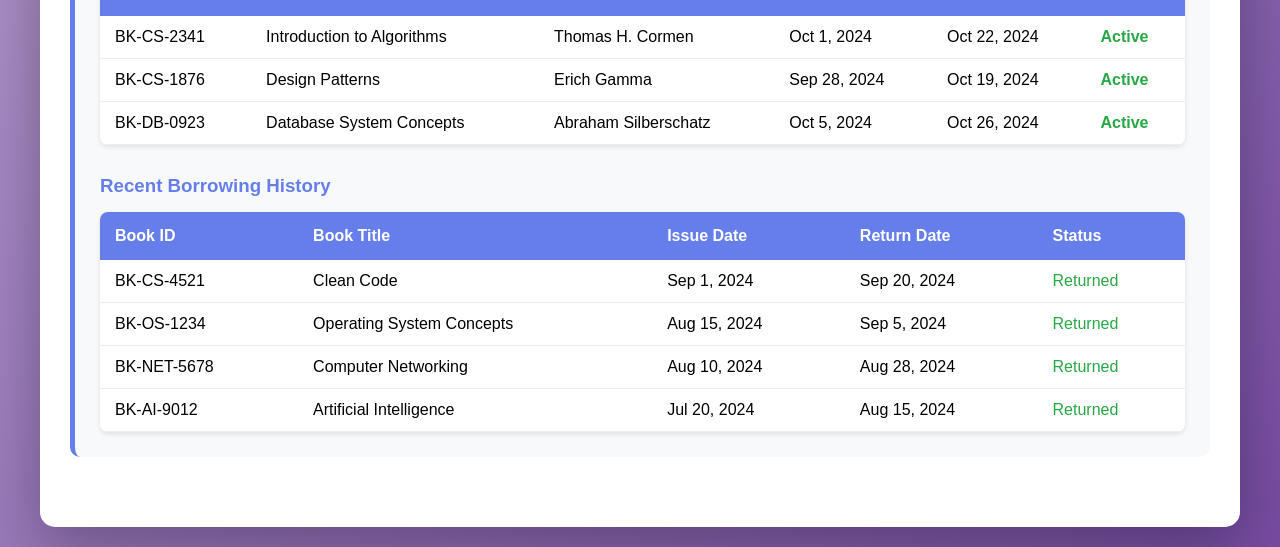
<file: student_dashboard.html>
<!DOCTYPE html>
<html lang="en">
<head>
    <meta charset="UTF-8">
    <meta name="viewport" content="width=device-width, initial-scale=1.0">
    <title>Student Information Portal</title>
    <style>
        * {
            margin: 0;
            padding: 0;
            box-sizing: border-box;
        }

        body {
            font-family: 'Segoe UI', Tahoma, Geneva, Verdana, sans-serif;
            background: linear-gradient(135deg, #ffffff 0%, #764ba2 100%);
            min-height: 100vh;
            padding: 20px;
        }

        .container {
            max-width: 1200px;
            margin: 0 auto;
            background: white;
            border-radius: 15px;
            box-shadow: 0 20px 60px rgba(0,0,0,0.3);
            overflow: hidden;
        }

        .header {
            background: linear-gradient(135deg, #667eea 0%, #764ba2 100%);
            color: white;
            padding: 30px;
            text-align: center;
        }

        .header h1 {
            font-size: 2.5em;
            margin-bottom: 10px;
        }

        .header p {
            font-size: 1.1em;
            opacity: 0.9;
        }

        .content {
            padding: 30px;
        }

        .section {
            margin-bottom: 40px;
            background: #f8f9fa;
            padding: 25px;
            border-radius: 10px;
            border-left: 5px solid #667eea;
        }

        .section h2 {
            color: #667eea;
            margin-bottom: 20px;
            font-size: 1.8em;
            border-bottom: 2px solid #667eea;
            padding-bottom: 10px;
        }

        .info-grid {
            display: grid;
            grid-template-columns: repeat(auto-fit, minmax(250px, 1fr));
            gap: 15px;
            margin-top: 15px;
        }

        .info-item {
            background: white;
            padding: 15px;
            border-radius: 8px;
            box-shadow: 0 2px 5px rgba(0,0,0,0.1);
        }

        .info-item label {
            font-weight: bold;
            color: #555;
            display: block;
            margin-bottom: 5px;
        }

        .info-item span {
            color: #333;
            font-size: 1.05em;
        }

        table {
            width: 100%;
            border-collapse: collapse;
            margin-top: 15px;
            background: white;
            border-radius: 8px;
            overflow: hidden;
            box-shadow: 0 2px 5px rgba(0,0,0,0.1);
        }

        th {
            background: #667eea;
            color: white;
            padding: 15px;
            text-align: left;
            font-weight: 600;
        }

        td {
            padding: 12px 15px;
            border-bottom: 1px solid #eee;
        }

        tr:hover {
            background: #f5f5f5;
        }

        .status-paid {
            color: #28a745;
            font-weight: bold;
        }

        .status-pending {
            color: #ffc107;
            font-weight: bold;
        }

        .status-overdue {
            color: #dc3545;
            font-weight: bold;
        }

        .grade-a {
            color: #28a745;
            font-weight: bold;
        }

        .grade-b {
            color: #17a2b8;
            font-weight: bold;
        }

        .grade-c {
            color: #ffc107;
            font-weight: bold;
        }

        .profile-photo {
            width: 150px;
            height: 150px;
            border-radius: 50%;
            background: linear-gradient(135deg, #667eea 0%, #764ba2 100%);
            display: flex;
            align-items: center;
            justify-content: center;
            margin: 0 auto 20px;
            color: white;
            font-size: 3em;
            font-weight: bold;
            box-shadow: 0 5px 15px rgba(0,0,0,0.2);
        }

        .summary-cards {
            display: grid;
            grid-template-columns: repeat(auto-fit, minmax(200px, 1fr));
            gap: 20px;
            margin-top: 20px;
        }

        .summary-card {
            background: white;
            padding: 20px;
            border-radius: 8px;
            text-align: center;
            box-shadow: 0 2px 10px rgba(0,0,0,0.1);
        }

        .summary-card h3 {
            color: #667eea;
            font-size: 2em;
            margin-bottom: 5px;
        }

        .summary-card p {
            color: #666;
            font-size: 0.95em;
        }
    </style>
</head>
<body>
    <div class="container">
        <div class="header">
            <h1>Student Information Portal</h1>
            <p>Complete Academic & Administrative Records</p>
        </div>

        <div class="content">
            <!-- Personal Details -->
            <div class="section">
                <h2>Personal Details</h2>
                <div class="profile-photo">JS</div>
                <div class="info-grid">
                    <div class="info-item">
                        <label>Student ID:</label>
                        <span>STU2024001</span>
                    </div>
                    <div class="info-item">
                        <label>Full Name:</label>
                        <span>Alok Kumar</span>
                    </div>
                    <div class="info-item">
                        <label>Date of Birth:</label>
                        <span>Febraury 06, 2006</span>
                    </div>
                    <div class="info-item">
                        <label>Gender:</label>
                        <span>Male</span>
                    </div>
                    <div class="info-item">
                        <label>Email:</label>
                        <span>alok.kumar@gmail.com</span>
                    </div>
                    <div class="info-item">
                        <label>Phone:</label>
                        <span>+9473660004</span>
                    </div>
                    <div class="info-item">
                        <label>Program:</label>
                        <span>B.tech Computer Science</span>
                    </div>
                    <div class="info-item">
                        <label>Year:</label>
                        <span>3rd Year</span>
                    </div>
                    <div class="info-item">
                        <label>Enrollment Date:</label>
                        <span>September 1, 2022</span>
                    </div>
                    <div class="info-item">
                        <label>Guardian Name:</label>
                        <span>Rakesh Kumar</span>
                    </div>
                    <div class="info-item">
                        <label>Guardian Contact:</label>
                        <span>+1234567890</span>
                    </div>
                    <div class="info-item">
                        <label>Address:</label>
                        <span>plot no.-07, Khasra no.- 185, Laulai Chinhat Lucknow Uttar Pradesh</span>
                    </div>
                </div>
            </div>

            <!-- Fee Records -->
            <div class="section">
                <h2>Fee Records</h2>
                <div class="summary-cards">
                    <div class="summary-card">
                        <h3>45,000</h3>
                        <p>Total Fees</p>
                    </div>
                    <div class="summary-card">
                        <h3>40,000</h3>
                        <p>Amount Paid</p>
                    </div>
                    <div class="summary-card">
                        <h3>5,000</h3>
                        <p>Balance Due</p>
                    </div>
                </div>
                <table>
                    <thead>
                        <tr>
                            <th>Semester</th>
                            <th>Fee Type</th>
                            <th>Amount</th>
                            <th>Due Date</th>
                            <th>Payment Date</th>
                            <th>Status</th>
                        </tr>
                    </thead>
                    <tbody>
                        <tr>
                            <td>1st Semester</td>
                            <td>Tuition Fee</td>
                            <td>12,000</td>
                            <td>Aug 15, 2022</td>
                            <td>Aug 10, 2022</td>
                            <td class="status-paid">PAID</td>
                        </tr>
                        <tr>
                            <td>2nd Semester</td>
                            <td>Tuition Fee</td>
                            <td>12,000</td>
                            <td>Jan 15, 2023</td>
                            <td>Jan 12, 2023</td>
                            <td class="status-paid">PAID</td>
                        </tr>
                        <tr>
                            <td>3rd Semester</td>
                            <td>Tuition Fee</td>
                            <td>12,000</td>
                            <td>Aug 15, 2023</td>
                            <td>Aug 14, 2023</td>
                            <td class="status-paid">PAID</td>
                        </tr>
                        <tr>
                            <td>3rd Semester</td>
                            <td>Lab Fee</td>
                            <td>500</td>
                            <td>Aug 15, 2023</td>
                            <td>Aug 14, 2023</td>
                            <td class="status-paid">PAID</td>
                        </tr>
                        <tr>
                            <td>4th Semester</td>
                            <td>Tuition Fee</td>
                            <td>12,000</td>
                            <td>Jan 15, 2024</td>
                            <td>Jan 18, 2024</td>
                            <td class="status-paid">PAID</td>
                        </tr>
                        <tr>
                            <td>5th Semester</td>
                            <td>Tuition Fee</td>
                            <td>12,000</td>
                            <td>Aug 15, 2024</td>
                            <td>-</td>
                            <td class="status-pending">PENDING</td>
                        </tr>
                    </tbody>
                </table>
            </div>

            <!-- Academic Results -->
            <div class="section">
                <h2>Academic Result Record</h2>
                <div class="summary-cards">
                    <div class="summary-card">
                        <h3>8</h3>
                        <p>Current GPA</p>
                    </div>
                    <div class="summary-card">
                        <h3>7.5</h3>
                        <p>Cumulative GPA</p>
                    </div>
                    <div class="summary-card">
                        <h3>102</h3>
                        <p>Credits Earned</p>
                    </div>
                </div>

                <h3 style="margin-top: 30px; color: #667eea;">4th Semester (Current Semester)</h3>
                <table>
                    <thead>
                        <tr>
                            <th>Course Code</th>
                            <th>Course Name</th>
                            <th>Credits</th>
                            <th>Grade</th>
                            <th>Points</th>
                        </tr>
                    </thead>
                    <tbody>
                        <tr>
                            <td>CS301</td>
                            <td>Data Structures & Algorithms</td>
                            <td>4</td>
                            <td class="grade-a">A</td>
                            <td>4.0</td>
                        </tr>
                        <tr>
                            <td>CS320</td>
                            <td>Database Management Systems</td>
                            <td>3</td>
                            <td class="grade-a">A-</td>
                            <td>3.7</td>
                        </tr>
                        <tr>
                            <td>CS350</td>
                            <td>Operating Systems</td>
                            <td>4</td>
                            <td class="grade-b">B+</td>
                            <td>3.3</td>
                        </tr>
                        <tr>
                            <td>MATH301</td>
                            <td>Discrete Mathematics</td>
                            <td>3</td>
                            <td class="grade-a">A</td>
                            <td>4.0</td>
                        </tr>
                        <tr>
                            <td>ENG201</td>
                            <td>Technical Writing</td>
                            <td>3</td>
                            <td class="grade-a">A-</td>
                            <td>3.7</td>
                        </tr>
                    </tbody>
                </table>

                <h3 style="margin-top: 30px; color: #667eea;">3rd Semester</h3>
                <table>
                    <thead>
                        <tr>
                            <th>Course Code</th>
                            <th>Course Name</th>
                            <th>Credits</th>
                            <th>Grade</th>
                            <th>Points</th>
                        </tr>
                    </thead>
                    <tbody>
                        <tr>
                            <td>CS250</td>
                            <td>Object-Oriented Programming</td>
                            <td>4</td>
                            <td class="grade-a">A</td>
                            <td>4.0</td>
                        </tr>
                        <tr>
                            <td>CS270</td>
                            <td>Computer Networks</td>
                            <td>3</td>
                            <td class="grade-b">B+</td>
                            <td>3.3</td>
                        </tr>
                        <tr>
                            <td>MATH250</td>
                            <td>Linear Algebra</td>
                            <td>3</td>
                            <td class="grade-a">A-</td>
                            <td>3.7</td>
                        </tr>
                        <tr>
                            <td>PHY201</td>
                            <td>Physics II</td>
                            <td>4</td>
                            <td class="grade-b">B</td>
                            <td>3.0</td>
                        </tr>
                    </tbody>
                </table>
            </div>

            <!-- Hostel Allocation -->
            <div class="section">
                <h2>Hostel Allocation</h2>
                <div class="info-grid">
                    <div class="info-item">
                        <label>Hostel Name:</label>
                        <span>Birbal Sahni House</span>
                    </div>
                    <div class="info-item">
                        <label>Room Number:</label>
                        <span>2nd-219</span>
                    </div>
                    <div class="info-item">
                        <label>Block:</label>
                        <span>B Block - 2nd Floor</span>
                    </div>
                    <div class="info-item">
                        <label>Bed Number:</label>
                        <span>2</span>
                    </div>
                    <div class="info-item">
                        <label>Room Type:</label>
                        <span>Triple Occupancy</span>
                    </div>
                    <div class="info-item">
                        <label>Roommates:</label>
                        <span>Vaibhav (STU2024089)<br> Yuvraj (STU2024088)</span>
                    </div>
                    <div class="info-item">
                        <label>Check-in Date:</label>
                        <span>August 20, 2024</span>
                    </div>
                    <div class="info-item">
                        <label>Check-out Date:</label>
                        <span>May 15, 2025</span>
                    </div>
                    <div class="info-item">
                        <label>Warden Name:</label>
                        <span>Mr. Sikandar Sharma</span>
                    </div>
                    <div class="info-item">
                        <label>Warden Contact:</label>
                        <span>+5678912345</span>
                    </div>
                    <div class="info-item">
                        <label>Semester Rent:</label>
                        <span>5500</span>
                    </div>
                    <div class="info-item">
                        <label>Payment Status:</label>
                        <span class="status-paid">Paid until Dec 2024</span>
                    </div>
                </div>

                <h3 style="margin-top: 30px; color: #667eea;">Facilities Provided</h3>
                <div class="info-grid" style="margin-top: 15px;">
                    <div class="info-item">✓ Wi-Fi Internet</div>
                    <div class="info-item">✓ Study Desk & Chair</div>
                    <div class="info-item">✓ Wardrobe</div>
                    <div class="info-item">✓ Attached Bathroom</div>
                    <div class="info-item">✓ 24/7 Security</div>
                    <div class="info-item">✓ Laundry Facility</div>
                    <div class="info-item">✓ Common Room</div>
                    <div class="info-item">✓ Cafeteria Access</div>
                </div>
            </div>

            <!-- Library Records -->
            <div class="section">
                <h2>Library Records</h2>
                <div class="info-grid">
                    <div class="info-item">
                        <label>Library Card Number:</label>
                        <span>LIB-2024-001</span>
                    </div>
                    <div class="info-item">
                        <label>Membership Valid Until:</label>
                        <span>May 31, 2025</span>
                    </div>
                    <div class="info-item">
                        <label>Books Currently Borrowed:</label>
                        <span>3</span>
                    </div>
                    <div class="info-item">
                        <label>Maximum Allowed:</label>
                        <span>5 books</span>
                    </div>
                    <div class="info-item">
                        <label>Outstanding Fines:</label>
                        <span>0.00</span>
                    </div>
                    <div class="info-item">
                        <label>Total Books Borrowed:</label>
                        <span>47</span>
                    </div>
                </div>

                <h3 style="margin-top: 30px; color: #667eea;">Currently Borrowed Books</h3>
                <table>
                    <thead>
                        <tr>
                            <th>Book ID</th>
                            <th>Book Title</th>
                            <th>Author</th>
                            <th>Issue Date</th>
                            <th>Due Date</th>
                            <th>Status</th>
                        </tr>
                    </thead>
                    <tbody>
                        <tr>
                            <td>BK-CS-2341</td>
                            <td>Introduction to Algorithms</td>
                            <td>Thomas H. Cormen</td>
                            <td>Oct 1, 2024</td>
                            <td>Oct 22, 2024</td>
                            <td style="color: #28a745; font-weight: bold;">Active</td>
                        </tr>
                        <tr>
                            <td>BK-CS-1876</td>
                            <td>Design Patterns</td>
                            <td>Erich Gamma</td>
                            <td>Sep 28, 2024</td>
                            <td>Oct 19, 2024</td>
                            <td style="color: #28a745; font-weight: bold;">Active</td>
                        </tr>
                        <tr>
                            <td>BK-DB-0923</td>
                            <td>Database System Concepts</td>
                            <td>Abraham Silberschatz</td>
                            <td>Oct 5, 2024</td>
                            <td>Oct 26, 2024</td>
                            <td style="color: #28a745; font-weight: bold;">Active</td>
                        </tr>
                    </tbody>
                </table>

                <h3 style="margin-top: 30px; color: #667eea;">Recent Borrowing History</h3>
                <table>
                    <thead>
                        <tr>
                            <th>Book ID</th>
                            <th>Book Title</th>
                            <th>Issue Date</th>
                            <th>Return Date</th>
                            <th>Status</th>
                        </tr>
                    </thead>
                    <tbody>
                        <tr>
                            <td>BK-CS-4521</td>
                            <td>Clean Code</td>
                            <td>Sep 1, 2024</td>
                            <td>Sep 20, 2024</td>
                            <td style="color: #28a745;">Returned</td>
                        </tr>
                        <tr>
                            <td>BK-OS-1234</td>
                            <td>Operating System Concepts</td>
                            <td>Aug 15, 2024</td>
                            <td>Sep 5, 2024</td>
                            <td style="color: #28a745;">Returned</td>
                        </tr>
                        <tr>
                            <td>BK-NET-5678</td>
                            <td>Computer Networking</td>
                            <td>Aug 10, 2024</td>
                            <td>Aug 28, 2024</td>
                            <td style="color: #28a745;">Returned</td>
                        </tr>
                        <tr>
                            <td>BK-AI-9012</td>
                            <td>Artificial Intelligence</td>
                            <td>Jul 20, 2024</td>
                            <td>Aug 15, 2024</td>
                            <td style="color: #28a745;">Returned</td>
                        </tr>
                    </tbody>
                </table>
            </div>
        </div>
    </div>
</body>
</html>
</file>
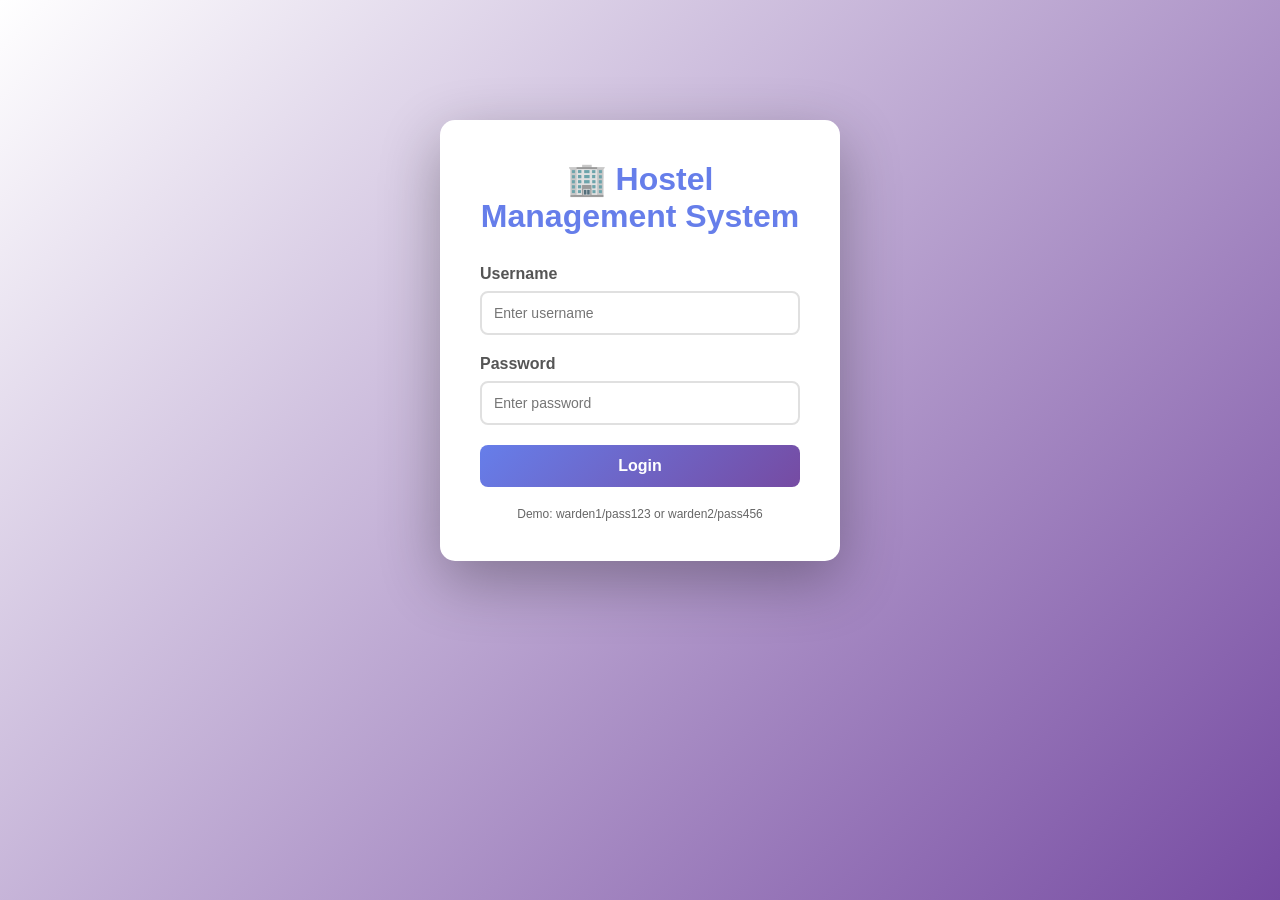
<file: warden_dashboard.html>
<!DOCTYPE html>
<html lang="en">
<head>
    <meta charset="UTF-8">
    <meta name="viewport" content="width=device-width, initial-scale=1.0">
    <title>Hostel Management System</title>
    <style>
        * {
            margin: 0;
            padding: 0;
            box-sizing: border-box;
        }

        body {
            font-family: 'Segoe UI', Tahoma, Geneva, Verdana, sans-serif;
            background: linear-gradient(135deg, #ffffff 0%, #764ba2 100%);
            min-height: 100vh;
            padding: 20px;
        }

        .container {
            max-width: 1200px;
            margin: 0 auto;
        }

        .login-container {
            background: white;
            border-radius: 15px;
            padding: 40px;
            box-shadow: 0 20px 60px rgba(0,0,0,0.3);
            max-width: 400px;
            margin: 100px auto;
        }

        .dashboard {
            display: none;
        }

        .dashboard.active {
            display: block;
        }

        h1, h2 {
            color: #333;
            margin-bottom: 20px;
        }

        .login-container h1 {
            text-align: center;
            color: #667eea;
            margin-bottom: 30px;
        }

        .form-group {
            margin-bottom: 20px;
        }

        label {
            display: block;
            margin-bottom: 8px;
            color: #555;
            font-weight: 600;
        }

        input, select, textarea {
            width: 100%;
            padding: 12px;
            border: 2px solid #e0e0e0;
            border-radius: 8px;
            font-size: 14px;
            transition: border-color 0.3s;
        }

        input:focus, select:focus, textarea:focus {
            outline: none;
            border-color: #667eea;
        }

        button {
            background: linear-gradient(135deg, #667eea 0%, #764ba2 100%);
            color: white;
            padding: 12px 30px;
            border: none;
            border-radius: 8px;
            cursor: pointer;
            font-size: 16px;
            font-weight: 600;
            transition: transform 0.2s, box-shadow 0.2s;
        }

        button:hover {
            transform: translateY(-2px);
            box-shadow: 0 5px 20px rgba(102, 126, 234, 0.4);
        }

        button:active {
            transform: translateY(0);
        }

        .btn-full {
            width: 100%;
        }

        .header {
            background: white;
            padding: 20px;
            border-radius: 15px;
            margin-bottom: 30px;
            box-shadow: 0 5px 20px rgba(0,0,0,0.1);
            display: flex;
            justify-content: space-between;
            align-items: center;
        }

        .header h1 {
            margin: 0;
            color: #667eea;
        }

        .section {
            background: white;
            padding: 30px;
            border-radius: 15px;
            margin-bottom: 30px;
            box-shadow: 0 5px 20px rgba(0,0,0,0.1);
        }

        .tabs {
            display: flex;
            gap: 10px;
            margin-bottom: 30px;
            flex-wrap: wrap;
        }

        .tab {
            padding: 12px 24px;
            background: #f5f5f5;
            border: none;
            border-radius: 8px;
            cursor: pointer;
            font-weight: 600;
            color: #666;
            transition: all 0.3s;
        }

        .tab.active {
            background: linear-gradient(135deg, #667eea 0%, #764ba2 100%);
            color: white;
        }

        .tab-content {
            display: none;
        }

        .tab-content.active {
            display: block;
        }

        table {
            width: 100%;
            border-collapse: collapse;
            margin-top: 20px;
        }

        th, td {
            padding: 12px;
            text-align: left;
            border-bottom: 1px solid #e0e0e0;
        }

        th {
            background: #f8f9fa;
            font-weight: 600;
            color: #667eea;
        }

        tr:hover {
            background: #f8f9fa;
        }

        .btn-small {
            padding: 6px 12px;
            font-size: 12px;
            margin-right: 5px;
        }

        .btn-danger {
            background: #e74c3c;
        }

        .btn-success {
            background: #27ae60;
        }

        .btn-warning {
            background: #f39c12;
        }

        .modal {
            display: none;
            position: fixed;
            top: 0;
            left: 0;
            width: 100%;
            height: 100%;
            background: rgba(0,0,0,0.7);
            z-index: 1000;
            justify-content: center;
            align-items: center;
        }

        .modal.active {
            display: flex;
        }

        .modal-content {
            background: white;
            padding: 30px;
            border-radius: 15px;
            max-width: 500px;
            width: 90%;
            max-height: 90vh;
            overflow-y: auto;
        }

        .modal-header {
            display: flex;
            justify-content: space-between;
            align-items: center;
            margin-bottom: 20px;
        }

        .close {
            font-size: 28px;
            cursor: pointer;
            color: #999;
        }

        .close:hover {
            color: #333;
        }

        .info-card {
            background: linear-gradient(135deg, #667eea 0%, #764ba2 100%);
            color: white;
            padding: 20px;
            border-radius: 10px;
            margin-bottom: 20px;
        }

        .info-card p {
            margin: 8px 0;
        }

        .badge {
            display: inline-block;
            padding: 4px 12px;
            border-radius: 20px;
            font-size: 12px;
            font-weight: 600;
            margin-right: 5px;
        }

        .badge-pending {
            background: #f39c12;
            color: white;
        }

        .badge-resolved {
            background: #27ae60;
            color: white;
        }

        .report-section {
            margin-top: 20px;
            padding: 20px;
            background: #f8f9fa;
            border-radius: 10px;
        }

        .report-stats {
            display: grid;
            grid-template-columns: repeat(auto-fit, minmax(200px, 1fr));
            gap: 20px;
            margin-top: 20px;
        }

        .stat-card {
            background: white;
            padding: 20px;
            border-radius: 10px;
            text-align: center;
            box-shadow: 0 2px 10px rgba(0,0,0,0.1);
        }

        .stat-card h3 {
            font-size: 32px;
            margin-bottom: 10px;
            color: #667eea;
        }

        .stat-card p {
            color: #666;
        }

        @media (max-width: 768px) {
            .header {
                flex-direction: column;
                gap: 15px;
            }

            table {
                font-size: 12px;
            }

            th, td {
                padding: 8px;
            }
        }
    </style>
</head>
<body>
    <div class="container">
        <!-- Login Screen -->
        <div class="login-container" id="loginScreen">
            <h1>🏢 Hostel Management System</h1>
            <div class="form-group">
                <label for="username">Username</label>
                <input type="text" id="username" placeholder="Enter username">
            </div>
            <div class="form-group">
                <label for="password">Password</label>
                <input type="password" id="password" placeholder="Enter password">
            </div>
            <button class="btn-full" onclick="login()">Login</button>
            <p style="text-align: center; margin-top: 20px; color: #666; font-size: 12px;">
                Demo: warden1/pass123 or warden2/pass456
            </p>
        </div>

        <!-- Dashboard -->
        <div class="dashboard" id="dashboard">
            <div class="header">
                <h1>Hostel Management Dashboard</h1>
                <button onclick="logout()">Logout</button>
            </div>

            <div class="section">
                <div class="tabs">
                    <button class="tab active" onclick="switchTab('profile')">My Profile</button>
                    <button class="tab" onclick="switchTab('students')">Students</button>
                    <button class="tab" onclick="switchTab('issues')">Issues</button>
                    <button class="tab" onclick="switchTab('report')">Report</button>
                </div>

                <!-- Profile Tab -->
                <div class="tab-content active" id="profile">
                    <h2>Warden Profile</h2>
                    <div class="info-card" id="wardenInfo"></div>
                </div>

                <!-- Students Tab -->
                <div class="tab-content" id="students">
                    <h2>Students Management</h2>
                    <button onclick="openAddStudentModal()">+ Add New Student</button>
                    <table id="studentsTable">
                        <thead>
                            <tr>
                                <th>Name</th>
                                <th>Phone</th>
                                <th>Guardian Phone</th>
                                <th>Room No.</th>
                                <th>Actions</th>
                            </tr>
                        </thead>
                        <tbody id="studentsBody"></tbody>
                    </table>
                </div>

                <!-- Issues Tab -->
                <div class="tab-content" id="issues">
                    <h2>Student Issues</h2>
                    <button onclick="openAddIssueModal()">+ Add New Issue</button>
                    <table id="issuesTable">
                        <thead>
                            <tr>
                                <th>Student Name</th>
                                <th>Issue</th>
                                <th>Date</th>
                                <th>Status</th>
                                <th>Actions</th>
                            </tr>
                        </thead>
                        <tbody id="issuesBody"></tbody>
                    </table>
                </div>

                <!-- Report Tab -->
                <div class="tab-content" id="report">
                    <h2>Issues Report</h2>
                    <div class="report-section">
                        <div class="report-stats" id="reportStats"></div>
                        <h3 style="margin-top: 30px;">Detailed Report</h3>
                        <div id="detailedReport"></div>
                    </div>
                </div>
            </div>
        </div>
    </div>

    <!-- Add/Edit Student Modal -->
    <div class="modal" id="studentModal">
        <div class="modal-content">
            <div class="modal-header">
                <h2 id="studentModalTitle">Add Student</h2>
                <span class="close" onclick="closeModal('studentModal')">&times;</span>
            </div>
            <div class="form-group">
                <label>Student Name</label>
                <input type="text" id="studentName">
            </div>
            <div class="form-group">
                <label>Phone Number</label>
                <input type="tel" id="studentPhone">
            </div>
            <div class="form-group">
                <label>Guardian Phone</label>
                <input type="tel" id="guardianPhone">
            </div>
            <div class="form-group">
                <label>Room Number</label>
                <input type="text" id="roomNumber">
            </div>
            <button class="btn-full" onclick="saveStudent()">Save Student</button>
        </div>
    </div>

    <!-- Add/Edit Issue Modal -->
    <div class="modal" id="issueModal">
        <div class="modal-content">
            <div class="modal-header">
                <h2 id="issueModalTitle">Add Issue</h2>
                <span class="close" onclick="closeModal('issueModal')">&times;</span>
            </div>
            <div class="form-group">
                <label>Student Name</label>
                <input type="text" id="issueStudentName">
            </div>
            <div class="form-group">
                <label>Issue Description</label>
                <textarea id="issueDescription" rows="4"></textarea>
            </div>
            <div class="form-group">
                <label>Date</label>
                <input type="date" id="issueDate">
            </div>
            <button class="btn-full" onclick="saveIssue()">Save Issue</button>
        </div>
    </div>

    <script>
        // Data Storage
        let wardens = {
            warden1: {
                username: 'warden1',
                password: 'pass123',
                name: 'John Smith',
                email: 'john.smith@hostel.edu',
                address: '123 University Avenue, Campus Area',
                phone: '+1-555-0101',
                hostel: 'Girls Hostel A'
            },
            warden2: {
                username: 'warden2',
                password: 'pass456',
                name: 'Sarah Johnson',
                email: 'sarah.johnson@hostel.edu',
                address: '456 College Road, Campus Area',
                phone: '+1-555-0102',
                hostel: 'Girls Hostel B'
            }
        };

        let currentWarden = null;
        let currentEditId = null;

        // Initialize data structure for each warden
        let wardenData = {
            warden1: {
                students: [
                    {id: 1, name: 'Emma Wilson', phone: '+1-555-1001', guardianPhone: '+1-555-2001', room: '101'},
                    {id: 2, name: 'Olivia Brown', phone: '+1-555-1002', guardianPhone: '+1-555-2002', room: '102'}
                ],
                issues: [
                    {id: 1, studentName: 'Emma Wilson', issue: 'Water heater not working', date: '2025-10-05', status: 'pending'},
                    {id: 2, studentName: 'Olivia Brown', issue: 'Room light needs repair', date: '2025-10-08', status: 'resolved'}
                ]
            },
            warden2: {
                students: [
                    {id: 1, name: 'Sophia Davis', phone: '+1-555-1003', guardianPhone: '+1-555-2003', room: '201'},
                    {id: 2, name: 'Ava Martinez', phone: '+1-555-1004', guardianPhone: '+1-555-2004', room: '202'}
                ],
                issues: [
                    {id: 1, studentName: 'Sophia Davis', issue: 'AC not cooling properly', date: '2025-10-06', status: 'pending'},
                    {id: 2, studentName: 'Ava Martinez', issue: 'Door lock broken', date: '2025-10-09', status: 'resolved'}
                ]
            }
        };

        // Login Function
        function login() {
            const username = document.getElementById('username').value;
            const password = document.getElementById('password').value;

            if (wardens[username] && wardens[username].password === password) {
                currentWarden = username;
                document.getElementById('loginScreen').style.display = 'none';
                document.getElementById('dashboard').classList.add('active');
                loadDashboard();
            } else {
                alert('Invalid username or password!');
            }
        }

        // Logout Function
        function logout() {
            currentWarden = null;
            document.getElementById('loginScreen').style.display = 'block';
            document.getElementById('dashboard').classList.remove('active');
            document.getElementById('username').value = '';
            document.getElementById('password').value = '';
        }

        // Load Dashboard
        function loadDashboard() {
            loadWardenProfile();
            loadStudents();
            loadIssues();
            generateReport();
        }

        // Load Warden Profile
        function loadWardenProfile() {
            const warden = wardens[currentWarden];
            document.getElementById('wardenInfo').innerHTML = `
                <h3>👤 ${warden.name}</h3>
                <p><strong>Email:</strong> ${warden.email}</p>
                <p><strong>Phone:</strong> ${warden.phone}</p>
                <p><strong>Address:</strong> ${warden.address}</p>
                <p><strong>Hostel:</strong> ${warden.hostel}</p>
            `;
        }

        // Load Students
        function loadStudents() {
            const tbody = document.getElementById('studentsBody');
            tbody.innerHTML = '';
            
            wardenData[currentWarden].students.forEach(student => {
                const row = `
                    <tr>
                        <td>${student.name}</td>
                        <td>${student.phone}</td>
                        <td>${student.guardianPhone}</td>
                        <td>${student.room}</td>
                        <td>
                            <button class="btn-small btn-warning" onclick="editStudent(${student.id})">Edit</button>
                            <button class="btn-small btn-danger" onclick="deleteStudent(${student.id})">Delete</button>
                        </td>
                    </tr>
                `;
                tbody.innerHTML += row;
            });
        }

        // Load Issues
        function loadIssues() {
            const tbody = document.getElementById('issuesBody');
            tbody.innerHTML = '';
            
            wardenData[currentWarden].issues.forEach(issue => {
                const statusBadge = issue.status === 'resolved' ? 
                    '<span class="badge badge-resolved">Resolved</span>' : 
                    '<span class="badge badge-pending">Pending</span>';
                
                const row = `
                    <tr>
                        <td>${issue.studentName}</td>
                        <td>${issue.issue}</td>
                        <td>${issue.date}</td>
                        <td>${statusBadge}</td>
                        <td>
                            ${issue.status === 'pending' ? 
                                `<button class="btn-small btn-success" onclick="resolveIssue(${issue.id})">Resolve</button>` : ''}
                            <button class="btn-small btn-warning" onclick="editIssue(${issue.id})">Edit</button>
                            <button class="btn-small btn-danger" onclick="deleteIssue(${issue.id})">Delete</button>
                        </td>
                    </tr>
                `;
                tbody.innerHTML += row;
            });
        }

        // Generate Report
        function generateReport() {
            const issues = wardenData[currentWarden].issues;
            const totalIssues = issues.length;
            const resolvedIssues = issues.filter(i => i.status === 'resolved').length;
            const pendingIssues = issues.filter(i => i.status === 'pending').length;

            document.getElementById('reportStats').innerHTML = `
                <div class="stat-card">
                    <h3>${totalIssues}</h3>
                    <p>Total Issues</p>
                </div>
                <div class="stat-card">
                    <h3>${resolvedIssues}</h3>
                    <p>Resolved Issues</p>
                </div>
                <div class="stat-card">
                    <h3>${pendingIssues}</h3>
                    <p>Pending Issues</p>
                </div>
            `;

            let detailedHtml = '<h4 style="margin-top: 20px; color: #27ae60;">✓ Resolved Issues</h4><ul>';
            issues.filter(i => i.status === 'resolved').forEach(issue => {
                detailedHtml += `<li style="margin: 10px 0;"><strong>${issue.studentName}:</strong> ${issue.issue} (${issue.date})</li>`;
            });
            detailedHtml += '</ul>';

            detailedHtml += '<h4 style="margin-top: 20px; color: #f39c12;">⏳ Pending Issues</h4><ul>';
            issues.filter(i => i.status === 'pending').forEach(issue => {
                detailedHtml += `<li style="margin: 10px 0;"><strong>${issue.studentName}:</strong> ${issue.issue} (${issue.date})</li>`;
            });
            detailedHtml += '</ul>';

            document.getElementById('detailedReport').innerHTML = detailedHtml;
        }

        // Tab Switching
        function switchTab(tabName) {
            document.querySelectorAll('.tab').forEach(tab => tab.classList.remove('active'));
            document.querySelectorAll('.tab-content').forEach(content => content.classList.remove('active'));
            
            event.target.classList.add('active');
            document.getElementById(tabName).classList.add('active');
        }

        // Student Functions
        function openAddStudentModal() {
            currentEditId = null;
            document.getElementById('studentModalTitle').textContent = 'Add Student';
            document.getElementById('studentName').value = '';
            document.getElementById('studentPhone').value = '';
            document.getElementById('guardianPhone').value = '';
            document.getElementById('roomNumber').value = '';
            document.getElementById('studentModal').classList.add('active');
        }

        function editStudent(id) {
            currentEditId = id;
            const student = wardenData[currentWarden].students.find(s => s.id === id);
            document.getElementById('studentModalTitle').textContent = 'Edit Student';
            document.getElementById('studentName').value = student.name;
            document.getElementById('studentPhone').value = student.phone;
            document.getElementById('guardianPhone').value = student.guardianPhone;
            document.getElementById('roomNumber').value = student.room;
            document.getElementById('studentModal').classList.add('active');
        }

        function saveStudent() {
            const name = document.getElementById('studentName').value;
            const phone = document.getElementById('studentPhone').value;
            const guardianPhone = document.getElementById('guardianPhone').value;
            const room = document.getElementById('roomNumber').value;

            if (!name || !phone || !guardianPhone || !room) {
                alert('Please fill all fields!');
                return;
            }

            if (currentEditId) {
                const student = wardenData[currentWarden].students.find(s => s.id === currentEditId);
                student.name = name;
                student.phone = phone;
                student.guardianPhone = guardianPhone;
                student.room = room;
            } else {
                const newId = Math.max(...wardenData[currentWarden].students.map(s => s.id), 0) + 1;
                wardenData[currentWarden].students.push({
                    id: newId,
                    name: name,
                    phone: phone,
                    guardianPhone: guardianPhone,
                    room: room
                });
            }

            closeModal('studentModal');
            loadStudents();
        }

        function deleteStudent(id) {
            if (confirm('Are you sure you want to delete this student?')) {
                wardenData[currentWarden].students = wardenData[currentWarden].students.filter(s => s.id !== id);
                loadStudents();
            }
        }

        // Issue Functions
        function openAddIssueModal() {
            currentEditId = null;
            document.getElementById('issueModalTitle').textContent = 'Add Issue';
            document.getElementById('issueStudentName').value = '';
            document.getElementById('issueDescription').value = '';
            document.getElementById('issueDate').value = new Date().toISOString().split('T')[0];
            document.getElementById('issueModal').classList.add('active');
        }

        function editIssue(id) {
            currentEditId = id;
            const issue = wardenData[currentWarden].issues.find(i => i.id === id);
            document.getElementById('issueModalTitle').textContent = 'Edit Issue';
            document.getElementById('issueStudentName').value = issue.studentName;
            document.getElementById('issueDescription').value = issue.issue;
            document.getElementById('issueDate').value = issue.date;
            document.getElementById('issueModal').classList.add('active');
        }

        function saveIssue() {
            const studentName = document.getElementById('issueStudentName').value;
            const description = document.getElementById('issueDescription').value;
            const date = document.getElementById('issueDate').value;

            if (!studentName || !description || !date) {
                alert('Please fill all fields!');
                return;
            }

            if (currentEditId) {
                const issue = wardenData[currentWarden].issues.find(i => i.id === currentEditId);
                issue.studentName = studentName;
                issue.issue = description;
                issue.date = date;
            } else {
                const newId = Math.max(...wardenData[currentWarden].issues.map(i => i.id), 0) + 1;
                wardenData[currentWarden].issues.push({
                    id: newId,
                    studentName: studentName,
                    issue: description,
                    date: date,
                    status: 'pending'
                });
            }

            closeModal('issueModal');
            loadIssues();
            generateReport();
        }

        function deleteIssue(id) {
            if (confirm('Are you sure you want to delete this issue?')) {
                wardenData[currentWarden].issues = wardenData[currentWarden].issues.filter(i => i.id !== id);
                loadIssues();
                generateReport();
            }
        }

        function resolveIssue(id) {
            const issue = wardenData[currentWarden].issues.find(i => i.id === id);
            issue.status = 'resolved';
            loadIssues();
            generateReport();
        }

        // Modal Functions
        function closeModal(modalId) {
            document.getElementById(modalId).classList.remove('active');
        }

        // Close modal when clicking outside
        window.onclick = function(event) {
            if (event.target.classList.contains('modal')) {
                event.target.classList.remove('active');
            }
        }
    </script>
</body>
</html>
</file>
